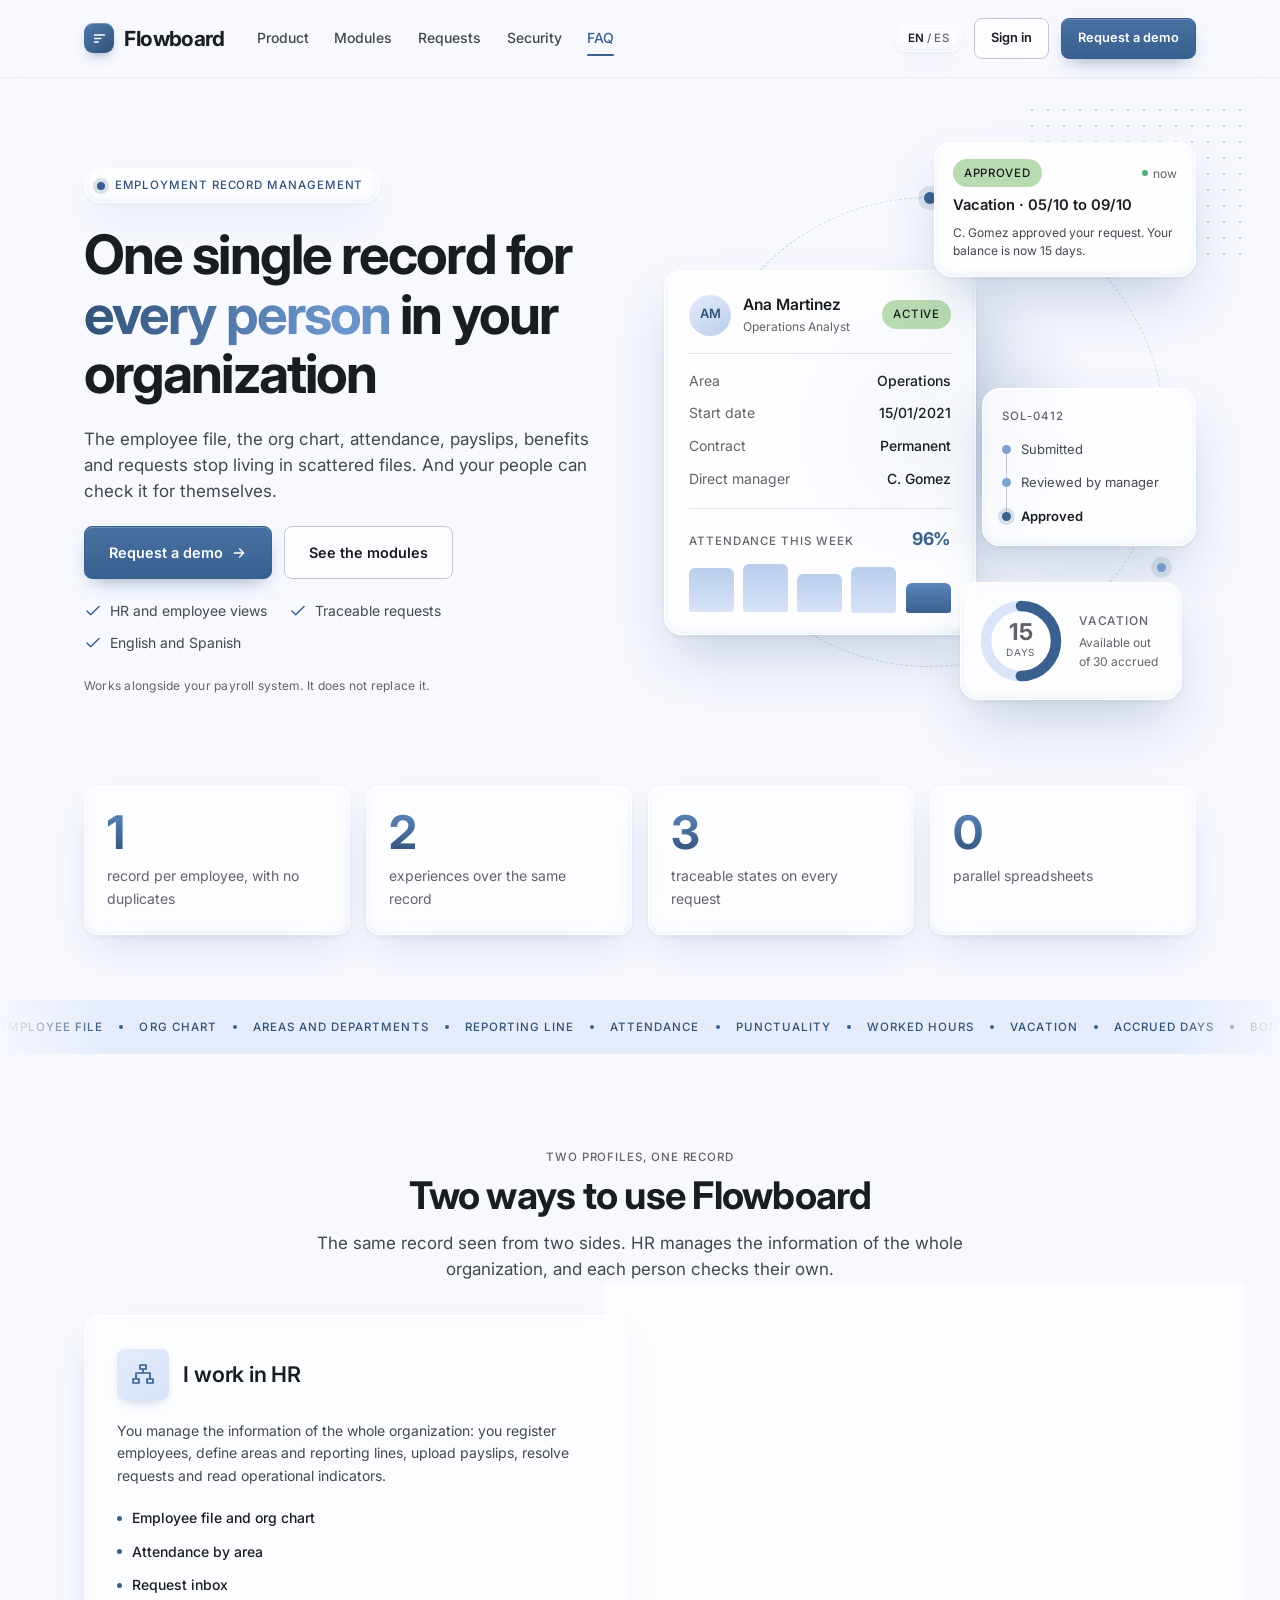
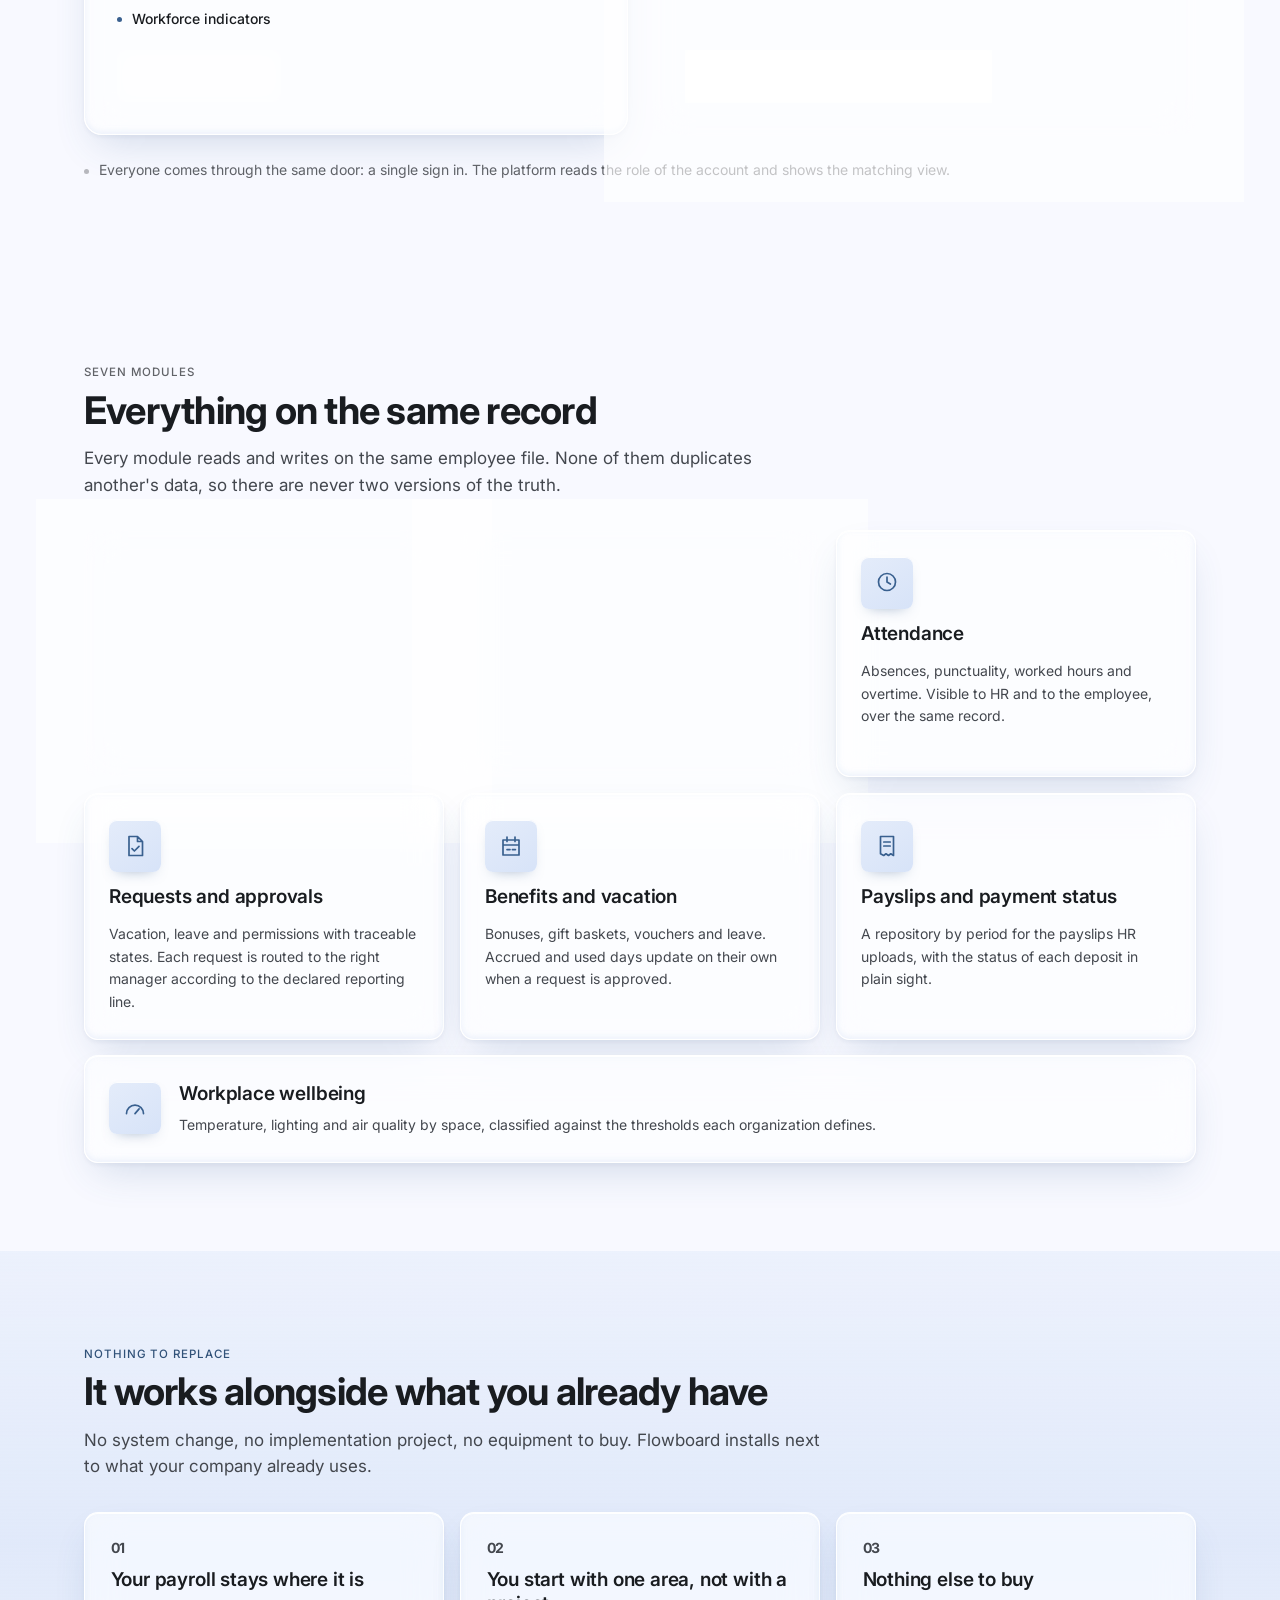
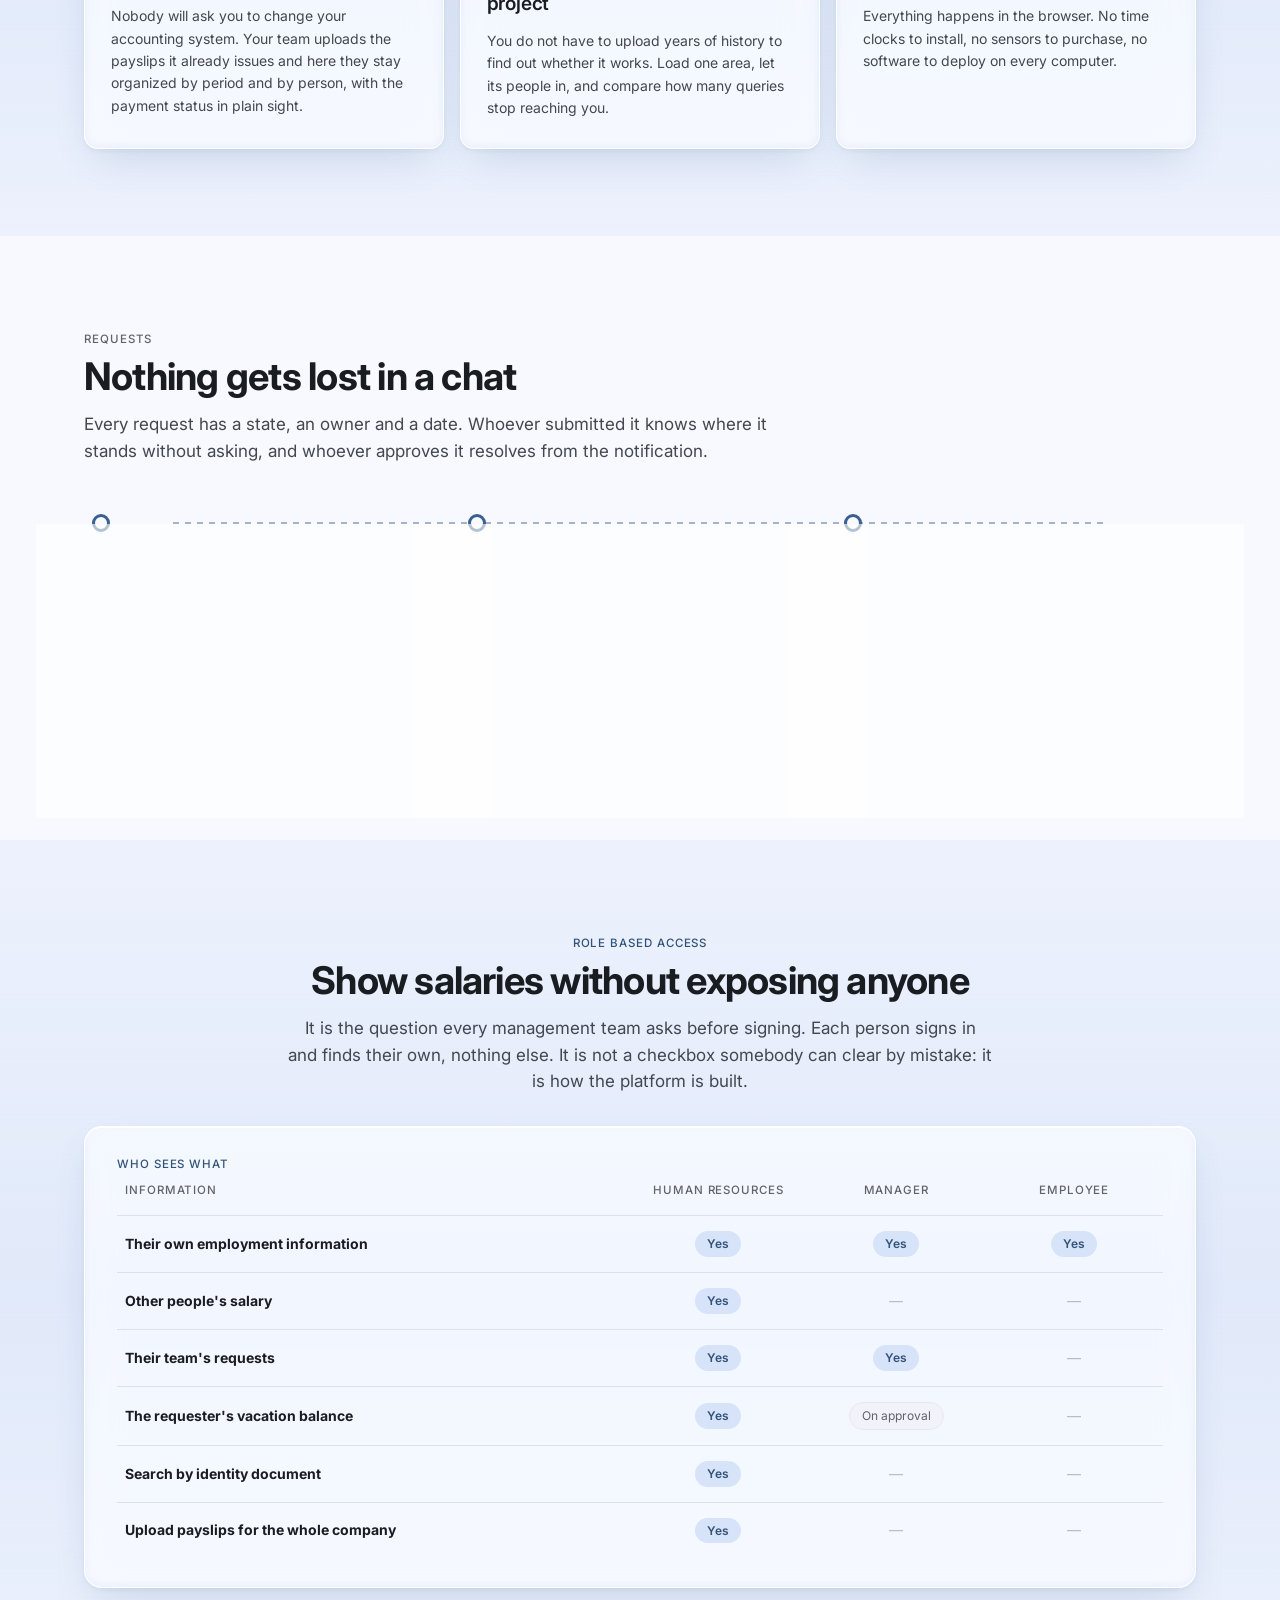
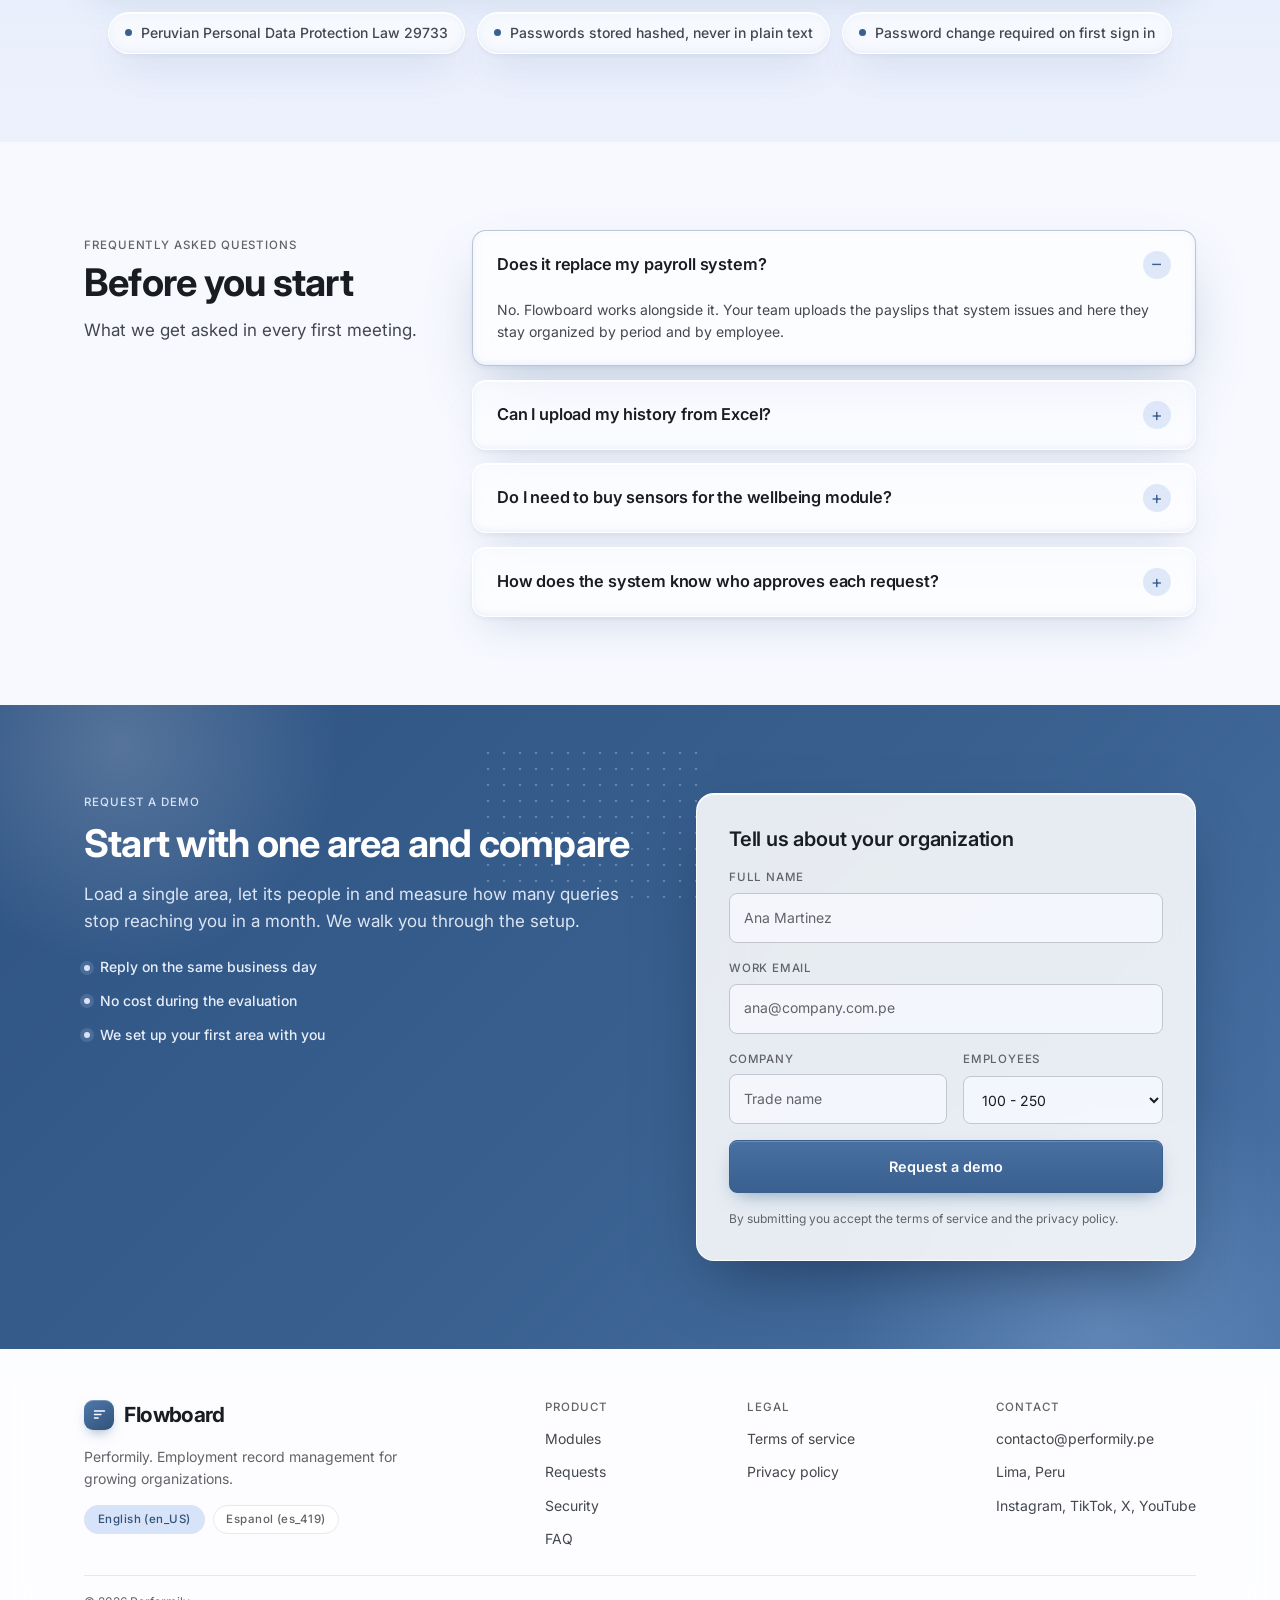
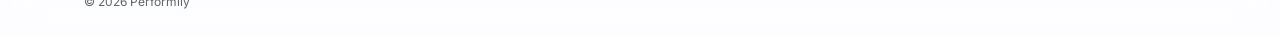
<file: index.html>
<!DOCTYPE html>
<html lang="en-US">
<head>
  <meta charset="UTF-8">
  <meta name="viewport" content="width=device-width, initial-scale=1">
  <title>Flowboard, HR management for growing organizations</title>
    <meta name="description" content="Flowboard centralises the employee file, the org chart, attendance, vacation balance, benefits, payslips and requests in one record, and lets every person check their own.">
  <meta name="keywords" content="human resources, employee management, attendance tracking, vacation balance, leave requests, employee self service, HRIS Peru, Flowboard">
  <meta name="author" content="Performily">
  <meta name="robots" content="index, follow">
  <meta property="og:type" content="website">
  <meta property="og:site_name" content="Flowboard">
  <meta property="og:title" content="Flowboard, HR management for growing organizations">
  <meta property="og:description" content="One single record for every person in your organization. The employee file, attendance, benefits, payslips and requests in one place.">
  <meta property="og:locale" content="en_US">
  <meta property="og:locale:alternate" content="es_419">
  <meta name="twitter:card" content="summary_large_image">
  <meta name="twitter:title" content="Flowboard, HR management for growing organizations">
  <meta name="twitter:description" content="One single record for every person in your organization.">
  <meta name="theme-color" content="#39608f">
  <link rel="preconnect" href="https://fonts.googleapis.com">
  <link rel="preconnect" href="https://fonts.gstatic.com" crossorigin>
  <link href="https://fonts.googleapis.com/css2?family=Inter:wght@400;500;600;700&display=swap" rel="stylesheet">
  <link rel="stylesheet" href="src/css/tokens.css">
  <link rel="stylesheet" href="src/css/styles.css">
  <link rel="stylesheet" href="src/css/animations.css">
  <script src="src/js/animations.js"></script>
</head>
<body>
  <a class="skip-link" href="#main" data-i18n="skip">Skip to main content</a>

  <header class="masthead" id="masthead">
    <div class="shell masthead__row">
      <a class="brand" href="#top" aria-label="Flowboard, home">
        <span class="brand__mark" aria-hidden="true">
          <svg viewBox="0 0 24 24"><path d="M5 7h14M5 12h9M5 17h5"/></svg>
        </span>
        <span>Flowboard</span>
      </a>

      <nav class="menu" id="menu" aria-label="Main navigation" data-open="false">
        <a href="#segments" data-i18n="nav.product">Product</a>
        <a href="#modules" data-i18n="nav.modules">Modules</a>
        <a href="#requests" data-i18n="nav.requests">Requests</a>
        <a href="#security" data-i18n="nav.security">Security</a>
        <a href="#faq" data-i18n="nav.faq">FAQ</a>
      </nav>

      <div class="masthead__actions">
        <button class="lang" type="button" data-lang-toggle aria-label="Change language">
          <span data-lang="en" aria-current="true">EN</span>
          <span aria-hidden="true">/</span>
          <span data-lang="es" aria-current="false">ES</span>
        </button>
        <a class="btn btn--sm" href="https://flowboard-web-application.vercel.app/login?returnUrl=%2Fhome" data-i18n="cta.signin">Sign in</a>
        <a class="btn btn--sm btn--primary" href="#start" data-i18n="cta.demo">Request a demo</a>
        <button class="burger" type="button" data-burger aria-expanded="false" aria-controls="menu" aria-label="Open menu">
          <span></span><span></span>
        </button>
      </div>
      <div class="progress" data-progress aria-hidden="true"></div>
    </div>
  </header>

  <main id="main">

    <section class="hero" id="top">
      <span class="dots hero__dots" aria-hidden="true"></span>
      <div class="shell hero__grid">
        <div class="hero__copy">
          <p class="tagline label" data-i18n="hero.tag">Employment record management</p>
          <h1 data-i18n="hero.title">One single record for <span class="strong">every person</span> in your organization</h1>
          <p class="lead" data-i18n="hero.text">The employee file, the org chart, attendance, payslips, benefits and requests stop living in scattered files. And your people can check it for themselves.</p>
          <div class="hero__actions">
            <a class="btn btn--primary" href="#start">
              <span data-i18n="cta.demo">Request a demo</span>
              <svg viewBox="0 0 24 24" aria-hidden="true"><path d="M5 12h14M13 6l6 6-6 6"/></svg>
            </a>
            <a class="btn" href="#modules" data-i18n="cta.modules">See the modules</a>
          </div>
          <ul class="hero__trust">
            <li><svg viewBox="0 0 24 24" aria-hidden="true"><path d="M20 6 9 17l-5-5"/></svg><span data-i18n="hero.trust.1">HR and employee views</span></li>
            <li><svg viewBox="0 0 24 24" aria-hidden="true"><path d="M20 6 9 17l-5-5"/></svg><span data-i18n="hero.trust.2">Traceable requests</span></li>
            <li><svg viewBox="0 0 24 24" aria-hidden="true"><path d="M20 6 9 17l-5-5"/></svg><span data-i18n="hero.trust.3">English and Spanish</span></li>
          </ul>
          <p class="hero__note" data-i18n="hero.note">Works alongside your payroll system. It does not replace it.</p>
        </div>

        <div class="hero__art" aria-hidden="true" data-parallax>
          <span class="hero__glow"></span>
          <span class="hero__ring"></span>

          <div class="float float--notif" data-depth="26">
            <article class="card card--strong notif">
              <div class="notif__row">
                <span class="chip chip--ok" data-i18n="req.3.chip">Approved</span>
                <span class="notif__time" data-i18n="hero.notif.time">now</span>
              </div>
              <strong data-i18n="hero.notif.title">Vacation &middot; 05/10 to 09/10</strong>
              <p data-i18n="hero.notif.body">C. Gomez approved your request. Your balance is now 15 days.</p>
            </article>
          </div>

          <div class="float float--record" data-depth="10">
            <article class="card card--strong record">
              <header class="record__head">
                <span class="avatar">AM</span>
                <div>
                  <p class="record__name">Ana Martinez</p>
                  <p class="record__role" data-i18n="hero.card.role">Operations Analyst</p>
                </div>
                <span class="chip chip--ok" data-i18n="hero.card.status">Active</span>
              </header>
              <hr>
              <dl class="record__list">
                <div><dt data-i18n="hero.card.area">Area</dt><dd data-i18n="hero.card.area.v">Operations</dd></div>
                <div><dt data-i18n="hero.card.start">Start date</dt><dd>15/01/2021</dd></div>
                <div><dt data-i18n="hero.card.contract">Contract</dt><dd data-i18n="hero.card.contract.v">Permanent</dd></div>
                <div><dt data-i18n="hero.card.manager">Direct manager</dt><dd>C. Gomez</dd></div>
              </dl>
              <div class="week">
                <div class="week__head">
                  <p class="label" data-i18n="hero.week">Attendance this week</p>
                  <strong>96%</strong>
                </div>
                <div class="week__bars">
                  <span style="--h:0.92"></span>
                  <span style="--h:1"></span>
                  <span style="--h:0.8"></span>
                  <span style="--h:0.95"></span>
                  <span class="is-today" style="--h:0.62"></span>
                </div>
              </div>
            </article>
          </div>

          <div class="float float--steps" data-depth="20">
            <article class="card card--strong steps-card">
              <p class="label">SOL-0412</p>
              <ul>
                <li class="is-done" data-i18n="hero.req.1">Submitted</li>
                <li class="is-done" data-i18n="hero.req.2">Reviewed by manager</li>
                <li class="is-current" data-i18n="hero.req.3">Approved</li>
              </ul>
            </article>
          </div>

          <div class="float float--gauge" data-depth="32">
            <article class="card card--strong gauge-card">
              <p class="label" data-i18n="hero.gauge.title">Vacation</p>
              <div class="gauge">
                <svg viewBox="0 0 96 96" width="96" height="96">
                  <circle class="gauge__track" cx="48" cy="48" r="40"></circle>
                  <circle class="gauge__arc" cx="48" cy="48" r="40" data-gauge-arc data-value="15" data-total="30"></circle>
                </svg>
                <p class="gauge__value"><strong data-count data-count-delay="900">15</strong><span data-i18n="hero.gauge.unit">days</span></p>
              </div>
              <p data-i18n="hero.gauge.foot">Available out of 30 accrued</p>
            </article>
          </div>
        </div>
      </div>
    </section>

    <section class="figures shell" aria-label="Product figures">
      <div class="figures__row">
        <div class="figure card"><strong data-count>1</strong><span data-i18n="fig.1">record per employee, with no duplicates</span></div>
        <div class="figure card"><strong data-count>2</strong><span data-i18n="fig.2">experiences over the same record</span></div>
        <div class="figure card"><strong data-count>3</strong><span data-i18n="fig.3">traceable states on every request</span></div>
        <div class="figure card"><strong data-count>0</strong><span data-i18n="fig.4">parallel spreadsheets</span></div>
      </div>
    </section>

    <section class="marquee" aria-label="What the platform manages">
      <div class="marquee__track">
        <span data-i18n="mq.1">Employee file</span><i></i><span data-i18n="mq.2">Org chart</span><i></i><span data-i18n="mq.3">Areas and departments</span><i></i><span data-i18n="mq.4">Reporting line</span><i></i><span data-i18n="mq.5">Attendance</span><i></i><span data-i18n="mq.6">Punctuality</span><i></i><span data-i18n="mq.7">Worked hours</span><i></i><span data-i18n="mq.8">Vacation</span><i></i><span data-i18n="mq.9">Accrued days</span><i></i><span data-i18n="mq.10">Bonuses</span><i></i><span data-i18n="mq.11">Gift baskets</span><i></i><span data-i18n="mq.12">Meal vouchers</span><i></i><span data-i18n="mq.13">Leave</span><i></i><span data-i18n="mq.14">Permissions</span><i></i><span data-i18n="mq.15">Approvals</span><i></i><span data-i18n="mq.16">Payslips</span><i></i>
        <span data-i18n="mq.1">Employee file</span><i></i><span data-i18n="mq.2">Org chart</span><i></i><span data-i18n="mq.3">Areas and departments</span><i></i><span data-i18n="mq.4">Reporting line</span><i></i><span data-i18n="mq.5">Attendance</span><i></i><span data-i18n="mq.6">Punctuality</span><i></i><span data-i18n="mq.7">Worked hours</span><i></i><span data-i18n="mq.8">Vacation</span><i></i><span data-i18n="mq.9">Accrued days</span><i></i><span data-i18n="mq.10">Bonuses</span><i></i><span data-i18n="mq.11">Gift baskets</span><i></i><span data-i18n="mq.12">Meal vouchers</span><i></i><span data-i18n="mq.13">Leave</span><i></i><span data-i18n="mq.14">Permissions</span><i></i><span data-i18n="mq.15">Approvals</span><i></i><span data-i18n="mq.16">Payslips</span><i></i>
      </div>
    </section>
    
    <section class="section segments" id="segments">
      <div class="shell">
        <div class="section-head section-head--center">
          <p class="label" data-i18n="seg.tag">Two profiles, one record</p>
          <h2 data-i18n="seg.title">Two ways to use Flowboard</h2>
          <p class="lead" data-i18n="seg.text">The same record seen from two sides. HR manages the information of the whole organization, and each person checks their own.</p>
        </div>

        <div class="segments__grid">
          <article class="card segment">
            <header class="segment__head">
              <span class="icon-tile" aria-hidden="true">
                <svg viewBox="0 0 24 24"><path d="M9 3h6v4H9zM2 17h6v4H2zM16 17h6v4h-6zM12 7v4M5 17v-6h14v6"/></svg>
              </span>
              <h3 data-i18n="seg.hr.title">I work in HR</h3>
            </header>
            <p class="segment__text" data-i18n="seg.hr.text">You manage the information of the whole organization: you register employees, define areas and reporting lines, upload payslips, resolve requests and read operational indicators.</p>
            <ul class="segment__list">
              <li data-i18n="seg.hr.1">Employee file and org chart</li>
              <li data-i18n="seg.hr.2">Attendance by area</li>
              <li data-i18n="seg.hr.3">Request inbox</li>
              <li data-i18n="seg.hr.4">Workforce indicators</li>
            </ul>
            <a class="btn btn--primary" href="#start" data-i18n="seg.hr.cta">Request a demo</a>
          </article>

          <article class="card segment">
            <header class="segment__head">
              <span class="icon-tile" aria-hidden="true">
                <svg viewBox="0 0 24 24"><circle cx="12" cy="8" r="3.6"/><path d="M4.6 20.6c0-3.9 3.3-6.2 7.4-6.2s7.4 2.3 7.4 6.2"/></svg>
              </span>
              <h3 data-i18n="seg.emp.title">I am an employee</h3>
            </header>
            <p class="segment__text" data-i18n="seg.emp.text">You check your file, your attendance, your vacation balance, your benefits and your payslips. You submit requests and follow their status. If you manage people, you also approve your team's.</p>
            <ul class="segment__list">
              <li data-i18n="seg.emp.1">My profile</li>
              <li data-i18n="seg.emp.2">My vacation balance</li>
              <li data-i18n="seg.emp.3">My payslips</li>
              <li data-i18n="seg.emp.4">My requests</li>
            </ul>
            <a class="btn" href="https://flowboard-web-application.vercel.app/login?returnUrl=%2Fhome" data-i18n="seg.emp.cta">We already use Flowboard, let me in</a>
          </article>
        </div>

        <p class="segments__note" data-i18n="seg.note">Everyone comes through the same door: a single sign in. The platform reads the role of the account and shows the matching view.</p>
      </div>
    </section>

    <section class="section" id="modules">
      <div class="shell">
        <div class="section-head">
          <p class="label" data-i18n="mod.tag">Seven modules</p>
          <h2 data-i18n="mod.title">Everything on the same record</h2>
          <p class="lead" data-i18n="mod.text">Every module reads and writes on the same employee file. None of them duplicates another's data, so there are never two versions of the truth.</p>
        </div>

        <div class="modules__grid">
          <article class="card module">
            <span class="icon-tile" aria-hidden="true"><svg viewBox="0 0 24 24"><path d="M9 3h6v4H9zM2 17h6v4H2zM16 17h6v4h-6zM12 7v4M5 17v-6h14v6"/></svg></span>
            <h3 data-i18n="mod.1.t">Employee file and org chart</h3>
            <p data-i18n="mod.1.d">Personal data, position, area, contract, status and document file. The reporting line between manager and employee is declared once and drives every approval.</p>
          </article>

          <article class="card module">
            <span class="icon-tile" aria-hidden="true"><svg viewBox="0 0 24 24"><circle cx="12" cy="8" r="3.6"/><path d="M4.6 20.6c0-3.9 3.3-6.2 7.4-6.2s7.4 2.3 7.4 6.2"/></svg></span>
            <h3 data-i18n="mod.2.t">Employee self service</h3>
            <p data-i18n="mod.2.d">Each person checks their own employment information without writing to anyone: profile, attendance, vacation balance, benefits and payslips.</p>
          </article>

          <article class="card module">
            <span class="icon-tile" aria-hidden="true"><svg viewBox="0 0 24 24"><circle cx="12" cy="12" r="8.5"/><path d="M12 7.2V12l3.4 2"/></svg></span>
            <h3 data-i18n="mod.3.t">Attendance</h3>
            <p data-i18n="mod.3.d">Absences, punctuality, worked hours and overtime. Visible to HR and to the employee, over the same record.</p>
          </article>

          <article class="card module">
            <span class="icon-tile" aria-hidden="true"><svg viewBox="0 0 24 24"><path d="M6 2.5h8.5l5 5v14H6zM14.5 2.5v5h5M9 14.6l2.4 2.4 4.6-4.6"/></svg></span>
            <h3 data-i18n="mod.4.t">Requests and approvals</h3>
            <p data-i18n="mod.4.d">Vacation, leave and permissions with traceable states. Each request is routed to the right manager according to the declared reporting line.</p>
          </article>

          <article class="card module">
            <span class="icon-tile" aria-hidden="true"><svg viewBox="0 0 24 24"><path d="M4 6h16v15H4zM4 11h16M8 3v4.4M16 3v4.4M8 15.6h3M13.4 15.6h3"/></svg></span>
            <h3 data-i18n="mod.5.t">Benefits and vacation</h3>
            <p data-i18n="mod.5.d">Bonuses, gift baskets, vouchers and leave. Accrued and used days update on their own when a request is approved.</p>
          </article>

          <article class="card module">
            <span class="icon-tile" aria-hidden="true"><svg viewBox="0 0 24 24"><path d="M5.5 2.5h13v19l-2.7-1.7-2.3 1.7-2.5-1.7-2.3 1.7-3.2-1.7zM8.8 8h6.4M8.8 12h6.4"/></svg></span>
            <h3 data-i18n="mod.6.t">Payslips and payment status</h3>
            <p data-i18n="mod.6.d">A repository by period for the payslips HR uploads, with the status of each deposit in plain sight.</p>
          </article>

          <article class="card module module--wide">
            <span class="icon-tile" aria-hidden="true"><svg viewBox="0 0 24 24"><path d="M3.5 17.6a8.5 8.5 0 0 1 17 0M12 17.6l4.1-4.7"/></svg></span>
            <div>
              <h3 data-i18n="mod.7.t">Workplace wellbeing</h3>
              <p data-i18n="mod.7.d">Temperature, lighting and air quality by space, classified against the thresholds each organization defines.</p>
            </div>
          </article>
        </div>
      </div>
    </section>

    <section class="section section--band" id="compatibility">
      <div class="shell">
        <div class="section-head">
          <p class="label" data-i18n="cmp.tag">Nothing to replace</p>
          <h2 data-i18n="cmp.title">It works alongside what you already have</h2>
          <p class="lead" data-i18n="cmp.text">No system change, no implementation project, no equipment to buy. Flowboard installs next to what your company already uses.</p>
        </div>

        <div class="compat__grid">
          <article class="card compat">
            <p class="compat__n">01</p>
            <h3 data-i18n="cmp.1.t">Your payroll stays where it is</h3>
            <p data-i18n="cmp.1.d">Nobody will ask you to change your accounting system. Your team uploads the payslips it already issues and here they stay organized by period and by person, with the payment status in plain sight.</p>
          </article>
          <article class="card compat">
            <p class="compat__n">02</p>
            <h3 data-i18n="cmp.2.t">You start with one area, not with a project</h3>
            <p data-i18n="cmp.2.d">You do not have to upload years of history to find out whether it works. Load one area, let its people in, and compare how many queries stop reaching you.</p>
          </article>
          <article class="card compat">
            <p class="compat__n">03</p>
            <h3 data-i18n="cmp.3.t">Nothing else to buy</h3>
            <p data-i18n="cmp.3.d">Everything happens in the browser. No time clocks to install, no sensors to purchase, no software to deploy on every computer.</p>
          </article>
        </div>
      </div>
    </section>


    <section class="section" id="requests">
      <div class="shell">
        <div class="section-head">
          <p class="label" data-i18n="req.tag">Requests</p>
          <h2 data-i18n="req.title">Nothing gets lost in a chat</h2>
          <p class="lead" data-i18n="req.text">Every request has a state, an owner and a date. Whoever submitted it knows where it stands without asking, and whoever approves it resolves from the notification.</p>
        </div>

        <div class="flow">
          <div class="flow__rail" aria-hidden="true"></div>
          <div class="flow__grid">
            <div>
              <div class="flow__dot" aria-hidden="true"></div>
              <article class="card stage">
                <div class="stage__top"><span class="stage__n">01</span><span class="chip chip--warn" data-i18n="req.1.chip">Pending</span></div>
                <h3 data-i18n="req.1.t">In progress</h3>
                <p data-i18n="req.1.d">The employee submits it. The system finds their direct manager in the org chart and assigns it to them.</p>
              </article>
            </div>
            <div>
              <div class="flow__dot" aria-hidden="true"></div>
              <article class="card stage">
                <div class="stage__top"><span class="stage__n">02</span><span class="chip chip--neutral" data-i18n="req.2.chip">Under review</span></div>
                <h3 data-i18n="req.2.t">Under review</h3>
                <p data-i18n="req.2.d">The approver asks for the missing information and the request goes back to the employee without losing its history.</p>
              </article>
            </div>
            <div>
              <div class="flow__dot" aria-hidden="true"></div>
              <article class="card stage">
                <div class="stage__top"><span class="stage__n">03</span><span class="chip chip--ok" data-i18n="req.3.chip">Approved</span></div>
                <h3 data-i18n="req.3.t">Approved or rejected</h3>
                <p data-i18n="req.3.d">It is resolved with a recorded reason. If it consumes balance, the vacation balance updates right away.</p>
              </article>
            </div>
          </div>
        </div>
      </div>
    </section>


    <section class="section section--band" id="security">
      <div class="shell">
        <div class="section-head section-head--center">
          <p class="label" data-i18n="sec.tag">Role based access</p>
          <h2 data-i18n="sec.title">Show salaries without exposing anyone</h2>
          <p class="lead" data-i18n="sec.text">It is the question every management team asks before signing. Each person signs in and finds their own, nothing else. It is not a checkbox somebody can clear by mistake: it is how the platform is built.</p>
        </div>

        <div class="card matrix">
          <table>
            <caption class="label" data-i18n="sec.caption">Who sees what</caption>
            <thead>
              <tr>
                <th scope="col" data-i18n="sec.col.0">Information</th>
                <th scope="col" data-i18n="sec.col.1">Human Resources</th>
                <th scope="col" data-i18n="sec.col.2">Manager</th>
                <th scope="col" data-i18n="sec.col.3">Employee</th>
              </tr>
            </thead>
            <tbody>
              <tr><th scope="row" data-i18n="sec.r1">Their own employment information</th><td><span class="yes" data-i18n="sec.yes">Yes</span></td><td><span class="yes" data-i18n="sec.yes">Yes</span></td><td><span class="yes" data-i18n="sec.yes">Yes</span></td></tr>
              <tr><th scope="row" data-i18n="sec.r2">Other people's salary</th><td><span class="yes" data-i18n="sec.yes">Yes</span></td><td><span class="no">&mdash;</span></td><td><span class="no">&mdash;</span></td></tr>
              <tr><th scope="row" data-i18n="sec.r3">Their team's requests</th><td><span class="yes" data-i18n="sec.yes">Yes</span></td><td><span class="yes" data-i18n="sec.yes">Yes</span></td><td><span class="no">&mdash;</span></td></tr>
              <tr><th scope="row" data-i18n="sec.r4">The requester's vacation balance</th><td><span class="yes" data-i18n="sec.yes">Yes</span></td><td><span class="cond" data-i18n="sec.cond">On approval</span></td><td><span class="no">&mdash;</span></td></tr>
              <tr><th scope="row" data-i18n="sec.r5">Search by identity document</th><td><span class="yes" data-i18n="sec.yes">Yes</span></td><td><span class="no">&mdash;</span></td><td><span class="no">&mdash;</span></td></tr>
              <tr><th scope="row" data-i18n="sec.r6">Upload payslips for the whole company</th><td><span class="yes" data-i18n="sec.yes">Yes</span></td><td><span class="no">&mdash;</span></td><td><span class="no">&mdash;</span></td></tr>
            </tbody>
          </table>
        </div>

        <div class="badges">
          <span class="badge" data-i18n="sec.b1">Peruvian Personal Data Protection Law 29733</span>
          <span class="badge" data-i18n="sec.b2">Passwords stored hashed, never in plain text</span>
          <span class="badge" data-i18n="sec.b3">Password change required on first sign in</span>
        </div>
      </div>
    </section>


    <section class="section" id="faq">
      <div class="shell faq__grid">
        <div class="section-head">
          <p class="label" data-i18n="faq.tag">Frequently asked questions</p>
          <h2 data-i18n="faq.title">Before you start</h2>
          <p class="lead" data-i18n="faq.text">What we get asked in every first meeting.</p>
        </div>

        <div class="faq__list">
          <article class="card faq__item">
            <h3><button class="faq__q" type="button" data-faq-question aria-expanded="true" aria-controls="faq-1" id="faq-q1" data-i18n="faq.q1">Does it replace my payroll system?</button></h3>
            <div class="faq__a" id="faq-1" role="region" aria-labelledby="faq-q1"><p data-i18n="faq.a1">No. Flowboard works alongside it. Your team uploads the payslips that system issues and here they stay organized by period and by employee.</p></div>
          </article>
          <article class="card faq__item">
            <h3><button class="faq__q" type="button" data-faq-question aria-expanded="false" aria-controls="faq-2" id="faq-q2" data-i18n="faq.q2">Can I upload my history from Excel?</button></h3>
            <div class="faq__a" id="faq-2" role="region" aria-labelledby="faq-q2" hidden><p data-i18n="faq.a2">In this version the initial load is manual. Bulk import is on the roadmap and we would rather not promise it too early.</p></div>
          </article>
          <article class="card faq__item">
            <h3><button class="faq__q" type="button" data-faq-question aria-expanded="false" aria-controls="faq-3" id="faq-q3" data-i18n="faq.q3">Do I need to buy sensors for the wellbeing module?</button></h3>
            <div class="faq__a" id="faq-3" role="region" aria-labelledby="faq-q3" hidden><p data-i18n="faq.a3">We neither sell them nor require them. The module classifies the readings recorded in the platform against the thresholds you define.</p></div>
          </article>
          <article class="card faq__item">
            <h3><button class="faq__q" type="button" data-faq-question aria-expanded="false" aria-controls="faq-4" id="faq-q4" data-i18n="faq.q4">How does the system know who approves each request?</button></h3>
            <div class="faq__a" id="faq-4" role="region" aria-labelledby="faq-q4" hidden><p data-i18n="faq.a4">From the org chart. You declare each employee's direct manager and requests route themselves.</p></div>
          </article>
        </div>
      </div>
    </section>



    <section class="section closing" id="start">
      <div class="closing__bg" aria-hidden="true"><span></span><span></span></div>
      <span class="dots closing__dots" aria-hidden="true"></span>
      <div class="shell closing__grid">
        <div class="closing__copy">
          <p class="label" data-i18n="end.tag">Request a demo</p>
          <h2 data-i18n="end.title">Start with one area and compare</h2>
          <p class="lead" data-i18n="end.text">Load a single area, let its people in and measure how many queries stop reaching you in a month. We walk you through the setup.</p>
          <ul class="closing__list">
            <li data-i18n="end.1">Reply on the same business day</li>
            <li data-i18n="end.2">No cost during the evaluation</li>
            <li data-i18n="end.3">We set up your first area with you</li>
          </ul>
        </div>

        <form class="form" data-demo-form novalidate>
          <h3 data-i18n="form.title">Tell us about your organization</h3>
          <div class="field">
            <label for="f-name" data-i18n="form.name">Full name</label>
            <input id="f-name" name="name" type="text" autocomplete="name" required placeholder="Ana Martinez" data-i18n-placeholder="form.name.ph">
          </div>
          <div class="field">
            <label for="f-email" data-i18n="form.email">Work email</label>
            <input id="f-email" name="email" type="email" autocomplete="email" required placeholder="ana@company.com.pe" data-i18n-placeholder="form.email.ph">
          </div>
          <div class="field--row">
            <div class="field">
              <label for="f-company" data-i18n="form.company">Company</label>
              <input id="f-company" name="company" type="text" autocomplete="organization" required placeholder="Trade name" data-i18n-placeholder="form.company.ph">
            </div>
            <div class="field">
              <label for="f-size" data-i18n="form.size">Employees</label>
              <select id="f-size" name="size">
                <option>50 - 100</option>
                <option selected>100 - 250</option>
                <option>250 - 500</option>
              </select>
            </div>
          </div>
          <button class="btn btn--primary btn--block" type="submit" data-i18n="cta.demo">Request a demo</button>
          <p class="form__status" data-form-status tabindex="-1" hidden data-i18n="form.sent">Thanks. We will get back to you on the next business day.</p>
          <p class="form__legal" data-i18n="form.legal">By submitting you accept the terms of service and the privacy policy.</p>
        </form>
      </div>
    </section>

  </main>

  <footer class="site-footer" id="contact">
    <div class="shell">
      <div class="site-footer__grid">
        <div class="site-footer__brand">
          <a class="brand" href="#top">
            <span class="brand__mark" aria-hidden="true">
              <svg viewBox="0 0 24 24"><path d="M5 7h14M5 12h9M5 17h5"/></svg>
            </span>
            <span>Flowboard</span>
          </a>
          <p class="muted" style="font-size:var(--t-sm)" data-i18n="footer.about">Performily. Employment record management for growing organizations.</p>
          <div class="lang-pills">
            <button class="lang-pill" type="button" data-lang="en" aria-pressed="true">English (en_US)</button>
            <button class="lang-pill" type="button" data-lang="es" aria-pressed="false">Espanol (es_419)</button>
          </div>
        </div>

        <nav class="site-footer__col" aria-label="Product">
          <p class="label" data-i18n="footer.product">Product</p>
          <a href="#modules" data-i18n="nav.modules">Modules</a>
          <a href="#requests" data-i18n="nav.requests">Requests</a>
          <a href="#security" data-i18n="nav.security">Security</a>
          <a href="#faq" data-i18n="nav.faq">FAQ</a>
        </nav>

        <nav class="site-footer__col" aria-label="Legal">
          <p class="label" data-i18n="footer.legal">Legal</p>
          <a href="terms.html" data-i18n="legal.terms">Terms of service</a>
          <a href="privacy.html" data-i18n="legal.privacy">Privacy policy</a>
        </nav>

        <div class="site-footer__col">
          <p class="label" data-i18n="footer.contact">Contact</p>
          <a href="mailto:contacto@performily.pe">contacto@performily.pe</a>
          <span style="font-size:var(--t-sm);color:var(--ink-2)">Lima, Peru</span>
          <span style="font-size:var(--t-sm);color:var(--ink-2)">Instagram, TikTok, X, YouTube</span>
        </div>
      </div>
      <p class="site-footer__base">&copy; 2026 Performily</p>
    </div>
  </footer>

  <script src="src/js/main.js" defer></script>
  <script src="src/js/translations.js"></script>
  <script src="src/js/i18n.js"></script>
</body>
</html>
</file>
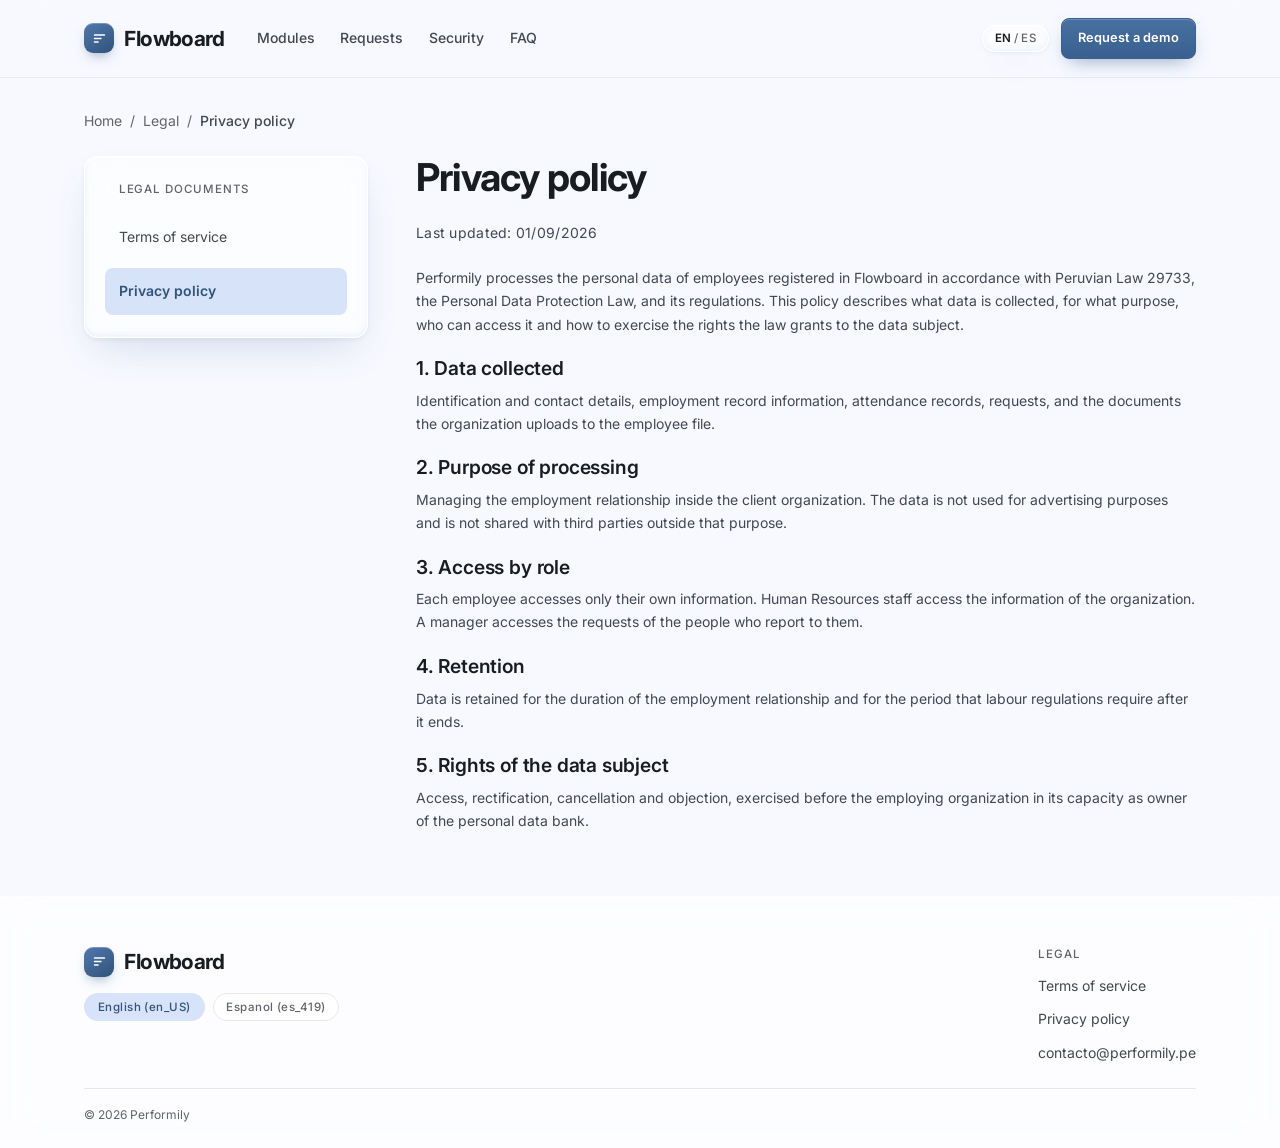
<file: privacy.html>
<!DOCTYPE html>
<html lang="en-US">
<head>
  <meta charset="UTF-8">
  <meta name="viewport" content="width=device-width, initial-scale=1">
  <title>Privacy policy | Flowboard</title>
  <meta name="description" content="How Performily processes employee personal data in Flowboard under Peruvian Law 29733.">
  <meta name="robots" content="index, follow">
  <link rel="preconnect" href="https://fonts.googleapis.com">
  <link rel="preconnect" href="https://fonts.gstatic.com" crossorigin>
  <link href="https://fonts.googleapis.com/css2?family=Inter:wght@400;500;600;700&display=swap" rel="stylesheet">
  <link rel="stylesheet" href="src/css/tokens.css">
  <link rel="stylesheet" href="src/css/styles.css">
</head>
<body>
  <a class="skip-link" href="#main" data-i18n="skip">Skip to main content</a>

  <header class="masthead">
    <div class="shell masthead__row">
      <a class="brand" href="index.html" aria-label="Flowboard, home">
        <span class="brand__mark" aria-hidden="true"><svg viewBox="0 0 24 24"><path d="M5 7h14M5 12h9M5 17h5"/></svg></span>
        <span>Flowboard</span>
      </a>
      <nav class="menu" id="menu" aria-label="Main navigation" data-open="false">
        <a href="index.html#modules" data-i18n="nav.modules">Modules</a>
        <a href="index.html#requests" data-i18n="nav.requests">Requests</a>
        <a href="index.html#security" data-i18n="nav.security">Security</a>
        <a href="index.html#faq" data-i18n="nav.faq">FAQ</a>
      </nav>
      <div class="masthead__actions">
        <button class="lang" type="button" data-lang-toggle aria-label="Change language">
          <span data-lang="en" aria-current="true">EN</span><span aria-hidden="true">/</span><span data-lang="es" aria-current="false">ES</span>
        </button>
        <a class="btn btn--sm btn--primary" href="index.html#start" data-i18n="cta.demo">Request a demo</a>
        <button class="burger" type="button" data-burger aria-expanded="false" aria-controls="menu" aria-label="Open menu"><span></span><span></span></button>
      </div>
    </div>
  </header>

  <main id="main" class="legal">
    <div class="shell">
      <nav class="breadcrumb" aria-label="Breadcrumb">
        <a href="index.html" data-i18n="legal.home">Home</a><span aria-hidden="true">/</span>
        <span data-i18n="legal.section">Legal</span><span aria-hidden="true">/</span>
        <span aria-current="page" data-i18n="legal.privacy">Privacy policy</span>
      </nav>

      <div class="legal__tabs">
        <a href="terms.html"  data-i18n="legal.terms">Terms of service</a>
        <a href="privacy.html" aria-current="page" data-i18n="legal.privacy">Privacy policy</a>
      </div>

      <div class="legal__grid">
        <nav class="card legal__nav" aria-label="Legal documents">
          <p class="label" data-i18n="legal.docs">Legal documents</p>
          <a href="terms.html"  data-i18n="legal.terms">Terms of service</a>
          <a href="privacy.html" aria-current="page" data-i18n="legal.privacy">Privacy policy</a>
        </nav>

        <article class="legal__doc">
          <h1 data-i18n="legal.privacy">Privacy policy</h1>
          <p class="legal__date" data-i18n="legal.updated">Last updated: 01/09/2026</p>
          <p class="lead" data-i18n="privacy.intro">Performily processes the personal data of employees registered in Flowboard in accordance with Peruvian Law 29733, the Personal Data Protection Law, and its regulations. This policy describes what data is collected, for what purpose, who can access it and how to exercise the rights the law grants to the data subject.</p>

          <section><h2 data-i18n="privacy.1.t">1. Data collected</h2><p data-i18n="privacy.1.d">Identification and contact details, employment record information, attendance records, requests, and the documents the organization uploads to the employee file.</p></section>
          <section><h2 data-i18n="privacy.2.t">2. Purpose of processing</h2><p data-i18n="privacy.2.d">Managing the employment relationship inside the client organization. The data is not used for advertising purposes and is not shared with third parties outside that purpose.</p></section>
          <section><h2 data-i18n="privacy.3.t">3. Access by role</h2><p data-i18n="privacy.3.d">Each employee accesses only their own information. Human Resources staff access the information of the organization. A manager accesses the requests of the people who report to them.</p></section>
          <section><h2 data-i18n="privacy.4.t">4. Retention</h2><p data-i18n="privacy.4.d">Data is retained for the duration of the employment relationship and for the period that labour regulations require after it ends.</p></section>
          <section><h2 data-i18n="privacy.5.t">5. Rights of the data subject</h2><p data-i18n="privacy.5.d">Access, rectification, cancellation and objection, exercised before the employing organization in its capacity as owner of the personal data bank.</p></section>
        </article>
      </div>
    </div>
  </main>

  <footer class="site-footer">
    <div class="shell">
      <div class="site-footer__grid">
        <div class="site-footer__brand">
          <a class="brand" href="index.html">
            <span class="brand__mark" aria-hidden="true"><svg viewBox="0 0 24 24"><path d="M5 7h14M5 12h9M5 17h5"/></svg></span>
            <span>Flowboard</span>
          </a>
          <div class="lang-pills">
            <button class="lang-pill" type="button" data-lang="en" aria-pressed="true">English (en_US)</button>
            <button class="lang-pill" type="button" data-lang="es" aria-pressed="false">Espanol (es_419)</button>
          </div>
        </div>
        <nav class="site-footer__col" aria-label="Legal">
          <p class="label" data-i18n="footer.legal">Legal</p>
          <a href="terms.html" data-i18n="legal.terms">Terms of service</a>
          <a href="privacy.html" data-i18n="legal.privacy">Privacy policy</a>
          <a href="mailto:contacto@performily.pe">contacto@performily.pe</a>
        </nav>
      </div>
      <p class="site-footer__base">&copy; 2026 Performily</p>
    </div>
  </footer>

  <script src="src/js/translations.js"></script>
  <script src="src/js/legal-i18n.js"></script>
  <script src="src/js/i18n.js"></script>
  <script src="src/js/main.js" defer></script>
</body>
</html>
</file>
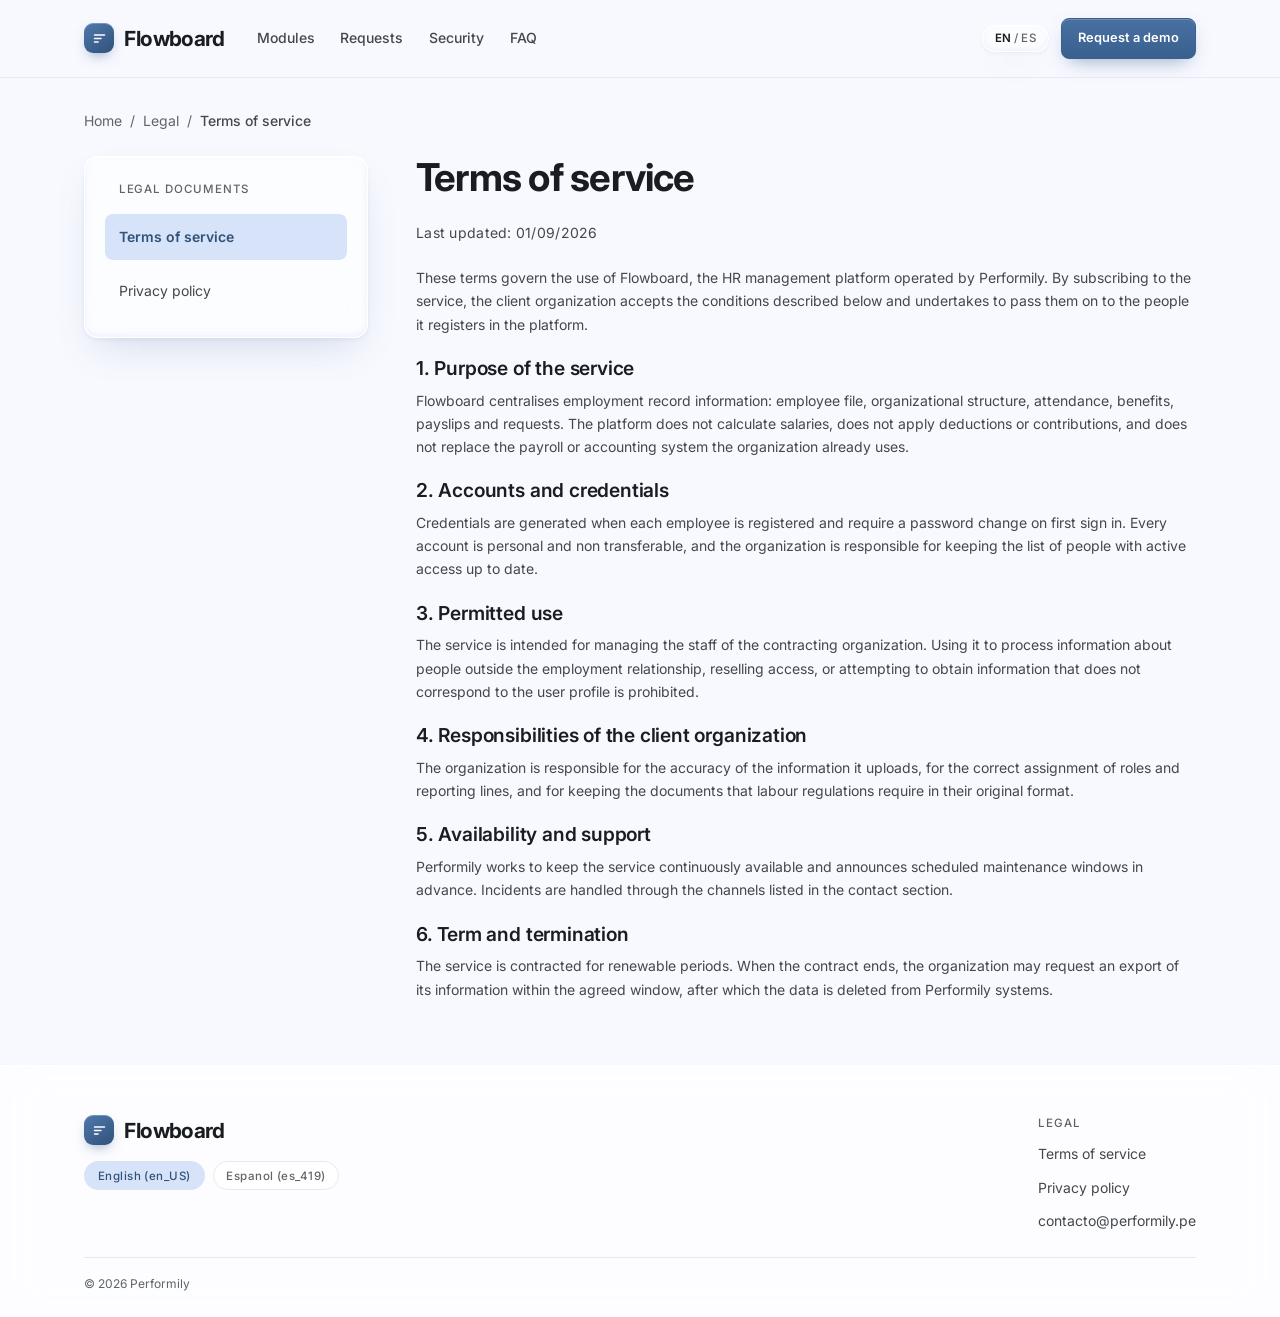
<file: terms.html>
<!DOCTYPE html>
<html lang="en-US">
<head>
  <meta charset="UTF-8">
  <meta name="viewport" content="width=device-width, initial-scale=1">
  <title>Terms of service | Flowboard</title>
  <meta name="description" content="Terms governing the use of Flowboard, the HR management platform by Performily.">
  <meta name="robots" content="index, follow">
  <link rel="preconnect" href="https://fonts.googleapis.com">
  <link rel="preconnect" href="https://fonts.gstatic.com" crossorigin>
  <link href="https://fonts.googleapis.com/css2?family=Inter:wght@400;500;600;700&display=swap" rel="stylesheet">
  <link rel="stylesheet" href="src/css/tokens.css">
  <link rel="stylesheet" href="src/css/styles.css">
</head>
<body>
  <a class="skip-link" href="#main" data-i18n="skip">Skip to main content</a>

  <header class="masthead">
    <div class="shell masthead__row">
      <a class="brand" href="index.html" aria-label="Flowboard, home">
        <span class="brand__mark" aria-hidden="true"><svg viewBox="0 0 24 24"><path d="M5 7h14M5 12h9M5 17h5"/></svg></span>
        <span>Flowboard</span>
      </a>
      <nav class="menu" id="menu" aria-label="Main navigation" data-open="false">
        <a href="index.html#modules" data-i18n="nav.modules">Modules</a>
        <a href="index.html#requests" data-i18n="nav.requests">Requests</a>
        <a href="index.html#security" data-i18n="nav.security">Security</a>
        <a href="index.html#faq" data-i18n="nav.faq">FAQ</a>
      </nav>
      <div class="masthead__actions">
        <button class="lang" type="button" data-lang-toggle aria-label="Change language">
          <span data-lang="en" aria-current="true">EN</span><span aria-hidden="true">/</span><span data-lang="es" aria-current="false">ES</span>
        </button>
        <a class="btn btn--sm btn--primary" href="index.html#start" data-i18n="cta.demo">Request a demo</a>
        <button class="burger" type="button" data-burger aria-expanded="false" aria-controls="menu" aria-label="Open menu"><span></span><span></span></button>
      </div>
    </div>
  </header>

  <main id="main" class="legal">
    <div class="shell">
      <nav class="breadcrumb" aria-label="Breadcrumb">
        <a href="index.html" data-i18n="legal.home">Home</a><span aria-hidden="true">/</span>
        <span data-i18n="legal.section">Legal</span><span aria-hidden="true">/</span>
        <span aria-current="page" data-i18n="legal.terms">Terms of service</span>
      </nav>

      <div class="legal__tabs">
        <a href="terms.html" aria-current="page" data-i18n="legal.terms">Terms of service</a>
        <a href="privacy.html"  data-i18n="legal.privacy">Privacy policy</a>
      </div>

      <div class="legal__grid">
        <nav class="card legal__nav" aria-label="Legal documents">
          <p class="label" data-i18n="legal.docs">Legal documents</p>
          <a href="terms.html" aria-current="page" data-i18n="legal.terms">Terms of service</a>
          <a href="privacy.html"  data-i18n="legal.privacy">Privacy policy</a>
        </nav>

        <article class="legal__doc">
          <h1 data-i18n="legal.terms">Terms of service</h1>
          <p class="legal__date" data-i18n="legal.updated">Last updated: 01/09/2026</p>
          <p class="lead" data-i18n="terms.intro">These terms govern the use of Flowboard, the HR management platform operated by Performily. By subscribing to the service, the client organization accepts the conditions described below and undertakes to pass them on to the people it registers in the platform.</p>

          <section><h2 data-i18n="terms.1.t">1. Purpose of the service</h2><p data-i18n="terms.1.d">Flowboard centralises employment record information: employee file, organizational structure, attendance, benefits, payslips and requests. The platform does not calculate salaries, does not apply deductions or contributions, and does not replace the payroll or accounting system the organization already uses.</p></section>
          <section><h2 data-i18n="terms.2.t">2. Accounts and credentials</h2><p data-i18n="terms.2.d">Credentials are generated when each employee is registered and require a password change on first sign in. Every account is personal and non transferable, and the organization is responsible for keeping the list of people with active access up to date.</p></section>
          <section><h2 data-i18n="terms.3.t">3. Permitted use</h2><p data-i18n="terms.3.d">The service is intended for managing the staff of the contracting organization. Using it to process information about people outside the employment relationship, reselling access, or attempting to obtain information that does not correspond to the user profile is prohibited.</p></section>
          <section><h2 data-i18n="terms.4.t">4. Responsibilities of the client organization</h2><p data-i18n="terms.4.d">The organization is responsible for the accuracy of the information it uploads, for the correct assignment of roles and reporting lines, and for keeping the documents that labour regulations require in their original format.</p></section>
          <section><h2 data-i18n="terms.5.t">5. Availability and support</h2><p data-i18n="terms.5.d">Performily works to keep the service continuously available and announces scheduled maintenance windows in advance. Incidents are handled through the channels listed in the contact section.</p></section>
          <section><h2 data-i18n="terms.6.t">6. Term and termination</h2><p data-i18n="terms.6.d">The service is contracted for renewable periods. When the contract ends, the organization may request an export of its information within the agreed window, after which the data is deleted from Performily systems.</p></section>
        </article>
      </div>
    </div>
  </main>

  <footer class="site-footer">
    <div class="shell">
      <div class="site-footer__grid">
        <div class="site-footer__brand">
          <a class="brand" href="index.html">
            <span class="brand__mark" aria-hidden="true"><svg viewBox="0 0 24 24"><path d="M5 7h14M5 12h9M5 17h5"/></svg></span>
            <span>Flowboard</span>
          </a>
          <div class="lang-pills">
            <button class="lang-pill" type="button" data-lang="en" aria-pressed="true">English (en_US)</button>
            <button class="lang-pill" type="button" data-lang="es" aria-pressed="false">Espanol (es_419)</button>
          </div>
        </div>
        <nav class="site-footer__col" aria-label="Legal">
          <p class="label" data-i18n="footer.legal">Legal</p>
          <a href="terms.html" data-i18n="legal.terms">Terms of service</a>
          <a href="privacy.html" data-i18n="legal.privacy">Privacy policy</a>
          <a href="mailto:contacto@performily.pe">contacto@performily.pe</a>
        </nav>
      </div>
      <p class="site-footer__base">&copy; 2026 Performily</p>
    </div>
  </footer>

  <script src="src/js/translations.js"></script>
  <script src="src/js/legal-i18n.js"></script>
  <script src="src/js/i18n.js"></script>
  <script src="src/js/main.js" defer></script>
</body>
</html>
</file>
<file: src/css/tokens.css>
:root {
  --primary: #39608f;
  --primary-hover: #4f6f98;
  --primary-press: #315279;
  --lavender: #d7e3f8;
  --tint: #f2f3fa;

  --paper: #f8f9ff;
  --card: #ffffff;

  --ink: #191c20;
  --ink-2: #43474e;
  --ink-3: #616368;
  --on-dark: #ffffff;
  --on-dark-2: #dce5f3;

  --hair: #e7e8ee;
  --line: #c3c6cf;
  --line-2: #b7b8be;
  --focus: #5979a3;

  --ok: #b9dbb1;
  --warn: #f3c577;
  --bad: #ffcbc5;

  --font: "Inter", system-ui, -apple-system, "Segoe UI", Roboto, sans-serif;

  --t-display: clamp(2.4rem, 5.2vw, 3.55rem);
  --t-h2: clamp(1.72rem, 3.2vw, 2.38rem);
  --t-h3: 1.1875rem;
  --t-lg: 1.0625rem;
  --t-md: 1rem;
  --t-sm: 0.875rem;
  --t-xs: 0.75rem;
  --t-label: 0.72rem;

  --s-1: 0.5rem;
  --s-2: 1rem;
  --s-3: 1.5rem;
  --s-4: 2rem;
  --s-5: 3rem;
  --s-6: 4rem;
  --s-7: 5.5rem;

  --r-sm: 0.5rem;
  --r-md: 0.875rem;
  --r-lg: 1.125rem;
  --r-pill: 999px;

  --e-1: 0 6px 18px rgba(16, 23, 38, 0.05);
  --e-2: 0 8px 24px rgba(16, 23, 38, 0.07);
  --e-3: 0 14px 40px rgba(16, 23, 38, 0.16);

  --shell: 1160px;
  --gutter: 1.5rem;

  --glass-bg: rgba(255, 255, 255, 0.62);
  --glass-bg-strong: rgba(255, 255, 255, 0.82);
  --glass-border: rgba(255, 255, 255, 0.9);
  --glass-blur: 18px;
  --glass-shadow:
    inset 0 1px 0 rgba(255, 255, 255, 0.95),
    inset 0 -2px 6px rgba(214, 227, 247, 0.45),
    0 2px 4px rgba(26, 46, 77, 0.05),
    0 18px 40px -12px rgba(57, 96, 143, 0.2);
  --glass-shadow-strong:
    inset 0 1px 0 rgba(255, 255, 255, 0.95),
    inset 0 -2px 6px rgba(214, 227, 247, 0.5),
    0 2px 4px rgba(26, 46, 77, 0.06),
    0 28px 56px -10px rgba(57, 96, 143, 0.28);

  --ease-out: cubic-bezier(0.2, 0.7, 0.2, 1);
  --ease-spring: cubic-bezier(0.34, 1.56, 0.64, 1);
}
</file>
<file: src/css/styles.css>
*,
*::before,
*::after { box-sizing: border-box; }

html { scroll-behavior: smooth; }

body {
  margin: 0;
  background: var(--paper);
  color: var(--ink);
  font-family: var(--font);
  font-size: var(--t-md);
  line-height: 1.6;
  -webkit-font-smoothing: antialiased;
  overflow-x: hidden;
}

h1, h2, h3, h4 { margin: 0; font-weight: 700; letter-spacing: -0.02em; line-height: 1.1; }
h1 { font-size: var(--t-display); }
h2 { font-size: var(--t-h2); }
h3 { font-size: var(--t-h3); font-weight: 600; letter-spacing: -0.01em; line-height: 1.3; }
p { margin: 0; }
ul { margin: 0; padding: 0; list-style: none; }
img, svg { display: block; max-width: 100%; }
a { color: inherit; text-decoration: none; }

.shell {
  width: 100%;
  max-width: var(--shell);
  margin-inline: auto;
  padding-inline: var(--gutter);
}

.dots {
  position: absolute;
  width: 224px;
  height: 160px;
  background-image: radial-gradient(rgba(57, 96, 143, 0.28) 1.5px, transparent 1.5px);
  background-size: 16px 16px;
  pointer-events: none;
}

.label {
  font-size: var(--t-label);
  font-weight: 500;
  letter-spacing: 0.08em;
  text-transform: uppercase;
  color: var(--ink-3);
}

.lead { font-size: var(--t-lg); color: var(--ink-2); line-height: 1.55; }
.muted { color: var(--ink-3); }
.strong { color: var(--primary); }

.section { position: relative; padding-block: var(--s-7); }
.section--band {
  background: linear-gradient(180deg, rgba(215, 227, 248, 0.35), rgba(215, 227, 248, 0.7) 50%, rgba(215, 227, 248, 0.35));
}
.section--band .label { color: var(--primary-press); }
.section-head { display: grid; gap: var(--s-1); max-width: 46rem; }
.section-head p { margin-top: 0.35rem; }
.section-head--center { max-width: 44rem; margin-inline: auto; text-align: center; }

.card {
  position: relative;
  isolation: isolate;
  background: var(--glass-bg);
  border: 1px solid var(--glass-border);
  border-radius: var(--r-md);
  box-shadow: var(--glass-shadow);
  -webkit-backdrop-filter: blur(var(--glass-blur)) saturate(150%);
  backdrop-filter: blur(var(--glass-blur)) saturate(150%);
}
.card--strong { background: var(--glass-bg-strong); box-shadow: var(--glass-shadow-strong); }

@supports not ((backdrop-filter: blur(1px)) or (-webkit-backdrop-filter: blur(1px))) {
  .card { background: var(--glass-bg-strong); }
}

.btn {
  display: inline-flex;
  align-items: center;
  justify-content: center;
  gap: 0.5rem;
  padding: 0.85rem 1.5rem;
  border: 1px solid var(--line);
  border-radius: var(--r-sm);
  background: rgba(255, 255, 255, 0.7);
  color: var(--ink);
  font: inherit;
  font-size: 0.9rem;
  font-weight: 600;
  cursor: pointer;
  -webkit-backdrop-filter: blur(10px);
  backdrop-filter: blur(10px);
  transition: background-color 0.16s ease, border-color 0.16s ease, transform 0.16s ease, box-shadow 0.2s ease;
}
.btn:hover { border-color: var(--line-2); transform: translateY(-1px); }
.btn--primary {
  background: linear-gradient(180deg, #4870a1, var(--primary));
  border-color: var(--primary);
  color: var(--on-dark);
  box-shadow: 0 8px 20px -8px rgba(57, 96, 143, 0.6), inset 0 1px 0 rgba(255, 255, 255, 0.2);
}
.btn--primary:hover { background: var(--primary-hover); border-color: var(--primary-hover); box-shadow: 0 12px 26px -8px rgba(57, 96, 143, 0.7); }
.btn--sm { padding: 0.6rem 1rem; font-size: 0.8rem; }
.btn--block { width: 100%; }
.btn--ghost { background: transparent; border-color: rgba(255, 255, 255, 0.55); color: var(--on-dark); }
.btn--ghost:hover { border-color: var(--on-dark); }
.btn svg { width: 16px; height: 16px; stroke: currentColor; fill: none; stroke-width: 2; stroke-linecap: round; stroke-linejoin: round; }

.chip {
  display: inline-flex;
  align-items: center;
  padding: 0.25rem 0.65rem;
  border-radius: var(--r-pill);
  background: var(--tint);
  border: 1px solid var(--hair);
  font-size: var(--t-label);
  font-weight: 500;
  letter-spacing: 0.06em;
  text-transform: uppercase;
  color: var(--ink);
  white-space: nowrap;
}
.chip--ok { background: var(--ok); border-color: transparent; }
.chip--warn { background: var(--warn); border-color: transparent; }
.chip--neutral { background: #c1c7d3; border-color: transparent; }

.icon-tile {
  display: grid;
  place-items: center;
  width: 52px;
  height: 52px;
  border-radius: var(--r-sm);
  background: linear-gradient(145deg, #e4ecfa, var(--lavender));
  box-shadow: inset 0 1px 0 rgba(255, 255, 255, 0.9), 0 6px 14px -8px rgba(57, 96, 143, 0.5);
  color: var(--primary);
  flex: none;
}
.icon-tile svg { width: 24px; height: 24px; stroke: currentColor; fill: none; stroke-width: 1.7; stroke-linecap: round; stroke-linejoin: round; }

.skip-link {
  position: absolute;
  left: 1rem;
  top: -4rem;
  z-index: 100;
  padding: 0.6rem 1rem;
  background: var(--card);
  border: 2px solid var(--ink);
  border-radius: var(--r-sm);
  font-size: var(--t-sm);
  font-weight: 600;
  transition: top 0.18s ease;
}
.skip-link:focus { top: 1rem; }

.masthead {
  position: sticky;
  top: 0;
  z-index: 40;
  background: rgba(248, 249, 255, 0.72);
  -webkit-backdrop-filter: blur(20px) saturate(160%);
  backdrop-filter: blur(20px) saturate(160%);
  border-bottom: 1px solid rgba(231, 232, 238, 0.8);
  transition: box-shadow 0.25s ease, background-color 0.25s ease;
}
.masthead.is-scrolled {
  background: rgba(255, 255, 255, 0.8);
  box-shadow: 0 10px 30px -14px rgba(26, 46, 77, 0.25);
}
.masthead__row {
  position: relative;
  display: flex;
  align-items: center;
  gap: var(--s-3);
  padding-block: 1.1rem;
}
.brand { display: inline-flex; align-items: center; gap: 0.65rem; font-size: 1.3rem; font-weight: 700; letter-spacing: -0.03em; }
.brand__mark {
  width: 30px;
  height: 30px;
  border-radius: 9px;
  background: linear-gradient(145deg, #4f79ad, var(--primary-press));
  box-shadow: 0 6px 14px -6px rgba(57, 96, 143, 0.7), inset 0 1px 0 rgba(255, 255, 255, 0.25);
  display: grid;
  place-items: center;
  flex: none;
}
.brand__mark svg { width: 17px; height: 17px; stroke: #fff; stroke-width: 2.2; stroke-linecap: round; fill: none; }

.menu { display: flex; gap: 1.6rem; margin-left: 0.5rem; }
.menu a { position: relative; font-size: var(--t-sm); font-weight: 500; color: var(--ink-2); transition: color 0.2s ease; }
.menu a::after {
  content: "";
  position: absolute;
  left: 0;
  right: 0;
  bottom: -6px;
  height: 2px;
  border-radius: 2px;
  background: var(--primary);
  transform: scaleX(0);
  transform-origin: left center;
  transition: transform 0.3s var(--ease-out);
}
.menu a:hover,
.menu a.is-active { color: var(--primary); }
.menu a:hover::after,
.menu a.is-active::after { transform: scaleX(1); }

.masthead__actions { display: flex; align-items: center; gap: 0.75rem; margin-left: auto; }

.lang {
  display: inline-flex;
  align-items: center;
  gap: 0.15rem;
  padding: 0.35rem 0.7rem;
  border: 1px solid var(--glass-border);
  border-radius: var(--r-pill);
  background: var(--glass-bg);
  box-shadow: var(--glass-shadow);
  font-size: var(--t-label);
  letter-spacing: 0.06em;
  font-weight: 500;
  color: var(--ink-3);
  cursor: pointer;
  font-family: inherit;
}
.lang [aria-current="true"] { color: var(--ink); font-weight: 600; }

.burger { display: none; width: 42px; height: 42px; border: 1px solid var(--line); border-radius: var(--r-sm); background: rgba(255, 255, 255, 0.7); cursor: pointer; }
.burger span { display: block; width: 16px; height: 2px; margin: 3px auto; background: var(--ink-2); border-radius: 2px; transition: transform 0.25s var(--ease-out); }
.burger[aria-expanded="true"] span:first-child { transform: translateY(2.5px) rotate(45deg); }
.burger[aria-expanded="true"] span:last-child { transform: translateY(-2.5px) rotate(-45deg); }

.progress {
  position: absolute;
  left: 0;
  bottom: -1px;
  height: 2px;
  width: 0;
  background: linear-gradient(90deg, var(--primary), #7fa3d1);
  box-shadow: 0 0 10px rgba(57, 96, 143, 0.5);
}

.site-footer {
  background: rgba(255, 255, 255, 0.7);
  -webkit-backdrop-filter: blur(20px);
  backdrop-filter: blur(20px);
  border-top: 1px solid var(--glass-border);
  padding-block: var(--s-5) var(--s-3);
}
.site-footer__grid { display: flex; flex-wrap: wrap; gap: var(--s-4); justify-content: space-between; }
.site-footer__brand { max-width: 20rem; display: grid; gap: 0.9rem; align-content: start; }
.site-footer__col { display: grid; gap: 0.7rem; align-content: start; }
.site-footer__col a { font-size: var(--t-sm); color: var(--ink-2); transition: color 0.2s ease; }
.site-footer__col a:hover { color: var(--primary); }
.lang-pills { display: flex; gap: 0.5rem; }
.lang-pill { padding: 0.4rem 0.8rem; border: 1px solid var(--hair); border-radius: var(--r-pill); background: rgba(255, 255, 255, 0.7); font-size: var(--t-label); font-weight: 500; letter-spacing: 0.04em; color: var(--ink-3); cursor: pointer; font-family: inherit; }
.lang-pill[aria-pressed="true"] { background: var(--lavender); border-color: transparent; color: var(--primary-press); }
.site-footer__base { margin-top: var(--s-3); padding-top: var(--s-2); border-top: 1px solid var(--hair); font-size: var(--t-xs); color: var(--ink-3); }

.hero { position: relative; padding-block: var(--s-6) var(--s-6); }
.hero__dots { top: 24px; right: 32px; }
.hero__dots--left { top: auto; right: auto; bottom: 24px; left: -40px; }
.hero__grid { position: relative; display: grid; grid-template-columns: 1fr 1fr; gap: var(--s-5); align-items: center; }
.hero__copy { display: grid; gap: 1.35rem; max-width: 36rem; }

.tagline {
  display: inline-flex;
  align-items: center;
  gap: 0.6rem;
  justify-self: start;
  padding: 0.45rem 0.95rem 0.45rem 0.75rem;
  border: 1px solid var(--glass-border);
  border-radius: var(--r-pill);
  background: var(--glass-bg);
  box-shadow: var(--glass-shadow);
  -webkit-backdrop-filter: blur(12px);
  backdrop-filter: blur(12px);
  color: var(--primary-press);
}
.tagline::before {
  content: "";
  width: 8px;
  height: 8px;
  border-radius: 50%;
  background: var(--primary);
  box-shadow: 0 0 0 4px rgba(57, 96, 143, 0.18);
}

.hero h1 { font-size: clamp(2.4rem, 4.6vw, 3.4rem); letter-spacing: -0.035em; }
.hero h1 .strong {
  background: linear-gradient(90deg, var(--primary-press), #6d97cc, var(--primary), var(--primary-press));
  background-size: 250% auto;
  -webkit-background-clip: text;
  background-clip: text;
  color: transparent;
}

.hero__actions { display: flex; flex-wrap: wrap; gap: 0.75rem; }
.hero__trust { display: flex; flex-wrap: wrap; gap: 0.6rem 1.4rem; }
.hero__trust li { display: inline-flex; align-items: center; gap: 0.5rem; font-size: var(--t-sm); color: var(--ink-2); }
.hero__trust svg { width: 18px; height: 18px; stroke: var(--primary); fill: none; stroke-width: 2; stroke-linecap: round; stroke-linejoin: round; flex: none; }
.hero__note { font-size: var(--t-xs); letter-spacing: 0.02em; color: var(--ink-3); }

.hero__art { position: relative; height: 580px; }
.hero__ring {
  position: absolute;
  top: 50%;
  left: 50%;
  width: 470px;
  height: 470px;
  margin: -235px 0 0 -235px;
  border: 1.5px dashed rgba(57, 96, 143, 0.22);
  border-radius: 50%;
  pointer-events: none;
}
.hero__ring::before,
.hero__ring::after {
  content: "";
  position: absolute;
  width: 12px;
  height: 12px;
  border-radius: 50%;
  background: var(--primary);
  box-shadow: 0 0 0 6px rgba(57, 96, 143, 0.15);
}
.hero__ring::before { top: -6px; left: calc(50% - 6px); }
.hero__ring::after { bottom: 20%; right: -2px; width: 9px; height: 9px; background: #7fa3d1; }

.hero__glow {
  position: absolute;
  top: 50%;
  left: 50%;
  width: 360px;
  height: 360px;
  margin: -180px 0 0 -180px;
  border-radius: 50%;
  background: radial-gradient(circle, rgba(57, 96, 143, 0.28), transparent 65%);
  filter: blur(10px);
  pointer-events: none;
}

.float { position: absolute; transition: transform 0.5s var(--ease-out); }
.float > .card { border-radius: var(--r-lg); box-shadow: var(--glass-shadow-strong); }
.float--notif { top: 0; right: 0; width: 262px; z-index: 3; }
.float--record { top: 128px; left: 0; width: 312px; z-index: 1; }
.float--steps { top: 246px; right: 0; width: 214px; z-index: 2; }
.float--gauge { top: 440px; right: 14px; width: 222px; z-index: 2; }

.notif { padding: 1rem 1.1rem; display: grid; gap: 0.4rem; }
.notif__row { display: flex; align-items: center; justify-content: space-between; gap: 0.5rem; }
.notif__time { display: inline-flex; align-items: center; gap: 0.35rem; font-size: var(--t-xs); color: var(--ink-3); }
.notif__time::before { content: ""; width: 6px; height: 6px; border-radius: 50%; background: #4caf7d; }
.notif strong { font-size: 0.92rem; font-weight: 600; }
.notif p { font-size: var(--t-xs); color: var(--ink-2); line-height: 1.5; }

.record { padding: 1.35rem 1.5rem; }
.record__head { display: flex; align-items: center; gap: 0.75rem; }
.avatar {
  width: 42px;
  height: 42px;
  border-radius: 50%;
  background: linear-gradient(145deg, #e4ecfa, #b9cdec);
  color: var(--primary-press);
  display: grid;
  place-items: center;
  font-size: 0.8rem;
  font-weight: 600;
  flex: none;
  box-shadow: inset 0 1px 0 rgba(255, 255, 255, 0.9);
}
.record__name { font-size: 0.97rem; font-weight: 600; }
.record__role { font-size: var(--t-xs); color: var(--ink-3); }
.record__head .chip { margin-left: auto; }
.record hr { border: 0; border-top: 1px solid rgba(195, 198, 207, 0.5); margin-block: 1rem; }
.record__list { display: grid; gap: 0.65rem; margin: 0; }
.record__list div { display: flex; justify-content: space-between; gap: 1rem; font-size: var(--t-sm); }
.record__list dt { color: var(--ink-3); }
.record__list dd { margin: 0; font-weight: 500; text-align: right; }

.week { margin-top: 1.1rem; padding-top: 1rem; border-top: 1px solid rgba(195, 198, 207, 0.5); display: grid; gap: 0.7rem; }
.week__head { display: flex; align-items: baseline; justify-content: space-between; }
.week__head strong { font-size: 1.1rem; letter-spacing: -0.02em; color: var(--primary); }
.week__bars { display: grid; grid-template-columns: repeat(5, 1fr); gap: 0.55rem; align-items: end; height: 48px; }
.week__bars span {
  display: block;
  height: calc(var(--h, 1) * 100%);
  border-radius: 6px 6px 3px 3px;
  background: linear-gradient(180deg, #b9cdec, var(--lavender));
  transform-origin: bottom center;
}
.week__bars span.is-today { background: linear-gradient(180deg, #5c86ba, var(--primary)); }

.gauge-card {
  padding: 1rem 1.1rem;
  display: grid;
  grid-template-columns: auto 1fr;
  grid-template-areas: "g l" "g f";
  column-gap: 1rem;
  row-gap: 0.2rem;
  align-items: center;
}
.gauge-card > .label { grid-area: l; align-self: end; }
.gauge-card > p:last-child { grid-area: f; align-self: start; }
.gauge { grid-area: g; position: relative; width: 84px; height: 84px; }
.gauge svg { width: 100%; height: 100%; }
.gauge svg { transform: rotate(-90deg); }
.gauge circle { fill: none; stroke-width: 12; }
.gauge__track { stroke: rgba(215, 227, 248, 0.9); }
.gauge__arc { stroke: var(--primary); stroke-linecap: round; transition: stroke-dashoffset 1.6s var(--ease-out) 0.9s; }
.gauge__value { position: absolute; inset: 0; display: grid; place-content: center; text-align: center; }
.gauge__value strong { display: block; font-size: 1.45rem; font-weight: 700; letter-spacing: -0.03em; line-height: 1; }
.gauge__value span { font-size: 0.62rem; letter-spacing: 0.08em; text-transform: uppercase; color: var(--ink-3); }
.gauge-card p { font-size: var(--t-xs); color: var(--ink-3); }

.steps-card { padding: 1.15rem 1.2rem; display: grid; gap: 0.8rem; }
.steps-card ul { position: relative; display: grid; gap: 0.8rem; }
.steps-card ul::before { content: ""; position: absolute; left: 4px; top: 8px; bottom: 8px; width: 1px; background: var(--line); }
.steps-card li { position: relative; display: flex; align-items: center; gap: 0.6rem; font-size: 0.8125rem; white-space: nowrap; color: var(--ink-2); }
.steps-card li::before { content: ""; width: 9px; height: 9px; border-radius: 50%; background: #c1c7d3; flex: none; position: relative; }
.steps-card li.is-done::before { background: #7fa3d1; }
.steps-card li.is-current { color: var(--ink); font-weight: 600; }
.steps-card li.is-current::before { background: var(--primary); box-shadow: 0 0 0 4px rgba(57, 96, 143, 0.18); }

.figures { padding-block: 0 var(--s-6); }
.figures__row { display: grid; grid-template-columns: repeat(4, 1fr); gap: var(--s-2); }
.figure { padding: 1.4rem 1.4rem 1.5rem; }
.figure strong {
  display: block;
  font-size: 2.9rem;
  font-weight: 700;
  letter-spacing: -0.04em;
  line-height: 1;
  background: linear-gradient(180deg, #5c86ba, var(--primary-press));
  -webkit-background-clip: text;
  background-clip: text;
  color: transparent;
}
.figure span { display: block; margin-top: 0.6rem; font-size: var(--t-sm); color: var(--ink-3); max-width: 15rem; }

.marquee {
  position: relative;
  overflow: hidden;
  padding-block: 1.1rem;
  background: rgba(215, 227, 248, 0.6);
  -webkit-backdrop-filter: blur(12px);
  backdrop-filter: blur(12px);
  border-block: 1px solid rgba(255, 255, 255, 0.8);
  -webkit-mask-image: linear-gradient(90deg, transparent, #000 8%, #000 92%, transparent);
  mask-image: linear-gradient(90deg, transparent, #000 8%, #000 92%, transparent);
}
.marquee__track { display: flex; gap: 1rem; align-items: center; white-space: nowrap; width: max-content; animation: marquee 46s linear infinite; }
.marquee:hover .marquee__track { animation-play-state: paused; }
.marquee__track span { font-size: var(--t-label); font-weight: 500; letter-spacing: 0.09em; text-transform: uppercase; color: var(--primary-press); }
.marquee__track i { width: 4px; height: 4px; border-radius: 50%; background: var(--primary); flex: none; }
@keyframes marquee { from { transform: translateX(0); } to { transform: translateX(-50%); } }
@media (prefers-reduced-motion: reduce) { .marquee__track { animation: none; } }

.segments__grid { display: grid; grid-template-columns: 1fr 1fr; gap: var(--s-3); margin-top: var(--s-4); }
.segment { padding: 2rem; display: grid; gap: 1.25rem; align-content: start; border-radius: var(--r-lg); }
.segment__head { display: flex; align-items: center; gap: 0.9rem; }
.segment__head h3 { font-size: 1.35rem; font-weight: 600; }
.segment__text { font-size: var(--t-sm); color: var(--ink-2); }
.segment__list { display: grid; gap: 0.7rem; }
.segment__list li { display: flex; gap: 0.6rem; font-size: var(--t-sm); font-weight: 500; }
.segment__list li::before { content: ""; width: 5px; height: 5px; margin-top: 0.55rem; border-radius: 50%; background: var(--primary); flex: none; }
.segment .btn { justify-self: start; }
.segments__note { display: flex; gap: 0.6rem; margin-top: var(--s-3); font-size: var(--t-sm); color: var(--ink-3); }
.segments__note::before { content: ""; width: 5px; height: 5px; margin-top: 0.6rem; border-radius: 50%; background: var(--line-2); flex: none; }

.modules__grid { display: grid; grid-template-columns: repeat(3, 1fr); gap: var(--s-2); margin-top: var(--s-4); }
.module { padding: 1.6rem 1.5rem; display: grid; gap: 0.85rem; align-content: start; }
.module p { font-size: var(--t-sm); color: var(--ink-2); }
.module--wide { grid-column: 1 / -1; grid-template-columns: auto 1fr; align-items: start; column-gap: 1.15rem; }
.module--wide p { margin-top: 0.5rem; }

.compat__grid { display: grid; grid-template-columns: repeat(3, 1fr); gap: var(--s-2); margin-top: var(--s-4); }
.compat { padding: 1.75rem 1.6rem; display: grid; gap: 0.8rem; align-content: start; }
.compat__n { font-size: 2rem; font-weight: 700; letter-spacing: -0.04em; line-height: 1; color: rgba(57, 96, 143, 0.28); }
.compat p { font-size: var(--t-sm); color: var(--ink-2); }

.flow { position: relative; margin-top: var(--s-4); }
.flow__rail {
  position: absolute;
  top: 26px;
  left: 8%;
  right: 8%;
  height: 2px;
  background: repeating-linear-gradient(90deg, rgba(57, 96, 143, 0.45) 0 6px, transparent 6px 12px);
  background-size: 24px 2px;
}
.flow__grid { position: relative; display: grid; grid-template-columns: repeat(3, 1fr); gap: var(--s-2); }
.flow__dot { width: 18px; height: 18px; border-radius: 50%; background: var(--paper); border: 3px solid var(--primary); margin: 18px 0 22px 8px; }
.stage { padding: 1.6rem 1.5rem; display: grid; gap: 0.75rem; align-content: start; }
.stage__top { display: flex; align-items: center; justify-content: space-between; gap: 0.75rem; }
.stage__n { font-size: var(--t-label); font-weight: 600; letter-spacing: 0.09em; color: var(--primary); }
.stage p { font-size: var(--t-sm); color: var(--ink-2); }

.matrix { margin-top: var(--s-4); padding: 1.75rem 2rem; border-radius: var(--r-lg); }
.matrix table { width: 100%; border-collapse: collapse; }
.matrix caption { text-align: left; padding-bottom: 0.5rem; }
.matrix th, .matrix td { text-align: left; padding: 0.95rem 0.5rem; border-bottom: 1px solid rgba(195, 198, 207, 0.45); font-size: var(--t-sm); }
.matrix tbody tr { transition: background-color 0.2s ease; }
.matrix tbody tr:hover { background: rgba(215, 227, 248, 0.35); }
.matrix tbody tr:last-child th,
.matrix tbody tr:last-child td { border-bottom: 0; }
.matrix thead th { font-size: var(--t-label); font-weight: 500; letter-spacing: 0.08em; text-transform: uppercase; color: var(--ink-3); padding-top: 0; }
.matrix th:not(:first-child), .matrix td:not(:first-child) { text-align: center; width: 17%; }
.matrix .yes { display: inline-block; padding: 0.2rem 0.75rem; border-radius: var(--r-pill); background: var(--lavender); color: var(--primary-press); font-size: var(--t-xs); font-weight: 600; }
.matrix .cond { display: inline-block; padding: 0.2rem 0.75rem; border-radius: var(--r-pill); background: var(--tint); border: 1px solid var(--hair); color: var(--ink-3); font-size: var(--t-xs); }
.matrix .no { color: var(--line-2); }

.badges { display: flex; flex-wrap: wrap; justify-content: center; gap: 0.75rem; margin-top: var(--s-3); }
.badge {
  display: inline-flex;
  align-items: center;
  gap: 0.55rem;
  padding: 0.55rem 1rem;
  border: 1px solid var(--glass-border);
  border-radius: var(--r-pill);
  background: var(--glass-bg);
  box-shadow: var(--glass-shadow);
  -webkit-backdrop-filter: blur(12px);
  backdrop-filter: blur(12px);
  font-size: var(--t-sm);
  font-weight: 500;
  color: var(--ink-2);
}
.badge::before { content: ""; width: 7px; height: 7px; border-radius: 50%; background: var(--primary); flex: none; }

.faq__grid { display: grid; grid-template-columns: 340px 1fr; gap: var(--s-5); align-items: start; }
.faq__list { display: grid; gap: 0.85rem; }
.faq__item { padding: 0; overflow: hidden; transition: border-color 0.25s ease, box-shadow 0.25s ease; }
.faq__item:has([aria-expanded="true"]) { border-color: rgba(57, 96, 143, 0.35); box-shadow: var(--glass-shadow-strong); }
.faq__q { display: flex; align-items: center; justify-content: space-between; gap: 1rem; width: 100%; padding: 1.25rem 1.5rem; background: none; border: 0; font: inherit; font-size: 1.02rem; font-weight: 600; letter-spacing: -0.01em; text-align: left; color: var(--ink); cursor: pointer; }
.faq__q::after {
  content: "+";
  display: grid;
  place-items: center;
  width: 28px;
  height: 28px;
  border-radius: 50%;
  background: rgba(215, 227, 248, 0.8);
  font-size: 1.1rem;
  font-weight: 400;
  color: var(--primary);
  flex: none;
  transition: transform 0.3s var(--ease-spring);
}
.faq__q[aria-expanded="true"]::after { content: "\2013"; transform: rotate(180deg); }
.faq__a { padding: 0 1.5rem 1.35rem; font-size: var(--t-sm); color: var(--ink-2); }
.faq__a[hidden] { display: none; }

.closing { position: relative; overflow: hidden; background: linear-gradient(135deg, #2f5484, var(--primary) 55%, #4a73a6); color: var(--on-dark); }
.closing__bg { position: absolute; inset: 0; pointer-events: none; }
.closing__bg span { position: absolute; border-radius: 50%; }
.closing__bg span:nth-child(1) { width: 480px; height: 480px; top: -200px; left: -120px; background: radial-gradient(circle, rgba(255, 255, 255, 0.18), transparent 65%); }
.closing__bg span:nth-child(2) { width: 560px; height: 560px; bottom: -260px; right: -100px; background: radial-gradient(circle, rgba(127, 163, 209, 0.45), transparent 65%); }
.closing__dots { top: 40px; right: 45%; background-image: radial-gradient(rgba(255, 255, 255, 0.25) 1.5px, transparent 1.5px); }
.closing .label { color: var(--lavender); }
.closing__grid { position: relative; display: grid; grid-template-columns: 1fr 500px; gap: var(--s-5); align-items: start; }
.closing h2 { margin-top: 0.75rem; color: var(--on-dark); }
.closing .lead { margin-top: 1rem; }
.closing p { color: var(--on-dark-2); }
.closing__list { display: grid; gap: 0.7rem; margin-top: 1.4rem; }
.closing__list li { display: flex; gap: 0.6rem; align-items: center; font-size: var(--t-sm); font-weight: 500; color: #e8eef9; }
.closing__list li::before { content: ""; width: 6px; height: 6px; border-radius: 50%; background: var(--lavender); flex: none; box-shadow: 0 0 0 4px rgba(215, 227, 248, 0.15); }

.form {
  position: relative;
  background: rgba(255, 255, 255, 0.88);
  border: 1px solid rgba(255, 255, 255, 0.95);
  border-radius: var(--r-lg);
  padding: 2rem;
  display: grid;
  gap: 1rem;
  box-shadow: inset 0 1px 0 #fff, 0 30px 60px -20px rgba(10, 25, 50, 0.5);
  -webkit-backdrop-filter: blur(24px);
  backdrop-filter: blur(24px);
  color: var(--ink);
}
.form p { color: inherit; }
.form h3 { font-size: 1.25rem; }
.field { display: grid; gap: 0.4rem; }
.field label { font-size: var(--t-label); font-weight: 500; letter-spacing: 0.07em; text-transform: uppercase; color: var(--ink-3); }
.field input, .field select {
  width: 100%;
  padding: 0.8rem 0.9rem;
  border: 1px solid var(--line);
  border-radius: var(--r-sm);
  background: rgba(248, 249, 255, 0.8);
  font: inherit;
  font-size: var(--t-sm);
  color: var(--ink);
  transition: border-color 0.2s ease, box-shadow 0.2s ease, background-color 0.2s ease;
}
.field input::placeholder { color: var(--ink-3); }
.field input:focus-visible, .field select:focus-visible { border-color: var(--primary); background: #fff; box-shadow: 0 0 0 4px rgba(57, 96, 143, 0.12); }
.field--row { display: grid; grid-template-columns: 1fr 200px; gap: 1rem; }
.form .form__legal { font-size: var(--t-xs); color: var(--ink-3); }
.form .form__status { font-size: var(--t-sm); font-weight: 500; color: var(--primary-press); }
.form__status[hidden] { display: none; }

.legal { padding-block: var(--s-4) var(--s-6); }
.breadcrumb { display: flex; gap: 0.5rem; font-size: var(--t-sm); color: var(--ink-3); margin-bottom: var(--s-3); }
.breadcrumb [aria-current="page"] { color: var(--ink-2); font-weight: 500; }
.legal__grid { display: grid; grid-template-columns: 284px 1fr; gap: var(--s-5); align-items: start; }
.legal__nav { padding: 1.4rem 1.25rem; display: grid; gap: 0.5rem; border-radius: var(--r-md); }
.legal__nav .label { padding: 0 0.85rem 0.5rem; }
.legal__nav a { padding: 0.75rem 0.9rem; border-radius: var(--r-sm); font-size: var(--t-sm); color: var(--ink-2); }
.legal__nav a[aria-current="page"] { background: var(--lavender); color: var(--primary-press); font-weight: 600; }
.legal__doc { display: grid; gap: 1.4rem; max-width: 52rem; }
.legal__doc h1 { font-size: clamp(1.9rem, 3.4vw, 2.4rem); }
.legal__date { font-size: var(--t-sm); letter-spacing: 0.02em; color: var(--ink-3); }
.legal__doc section { display: grid; gap: 0.6rem; }
.legal__doc h2 { font-size: 1.2rem; font-weight: 600; letter-spacing: -0.01em; }
.legal__doc p { font-size: var(--t-sm); color: var(--ink-2); line-height: 1.65; }
.legal__tabs { display: none; gap: 0.5rem; margin-bottom: var(--s-2); }
.legal__tabs a { padding: 0.6rem 0.9rem; border: 1px solid var(--line); border-radius: var(--r-pill); font-size: var(--t-xs); font-weight: 500; color: var(--ink-2); }
.legal__tabs a[aria-current="page"] { background: var(--primary); border-color: var(--primary); color: var(--on-dark); }

@media (max-width: 1024px) {
  .hero__grid,
  .segments__grid,
  .compat__grid,
  .flow__grid,
  .closing__grid,
  .faq__grid,
  .legal__grid { grid-template-columns: 1fr; }
  .hero__copy { max-width: 40rem; }
  .hero__art { width: 100%; max-width: 560px; margin-inline: auto; }
  .modules__grid { grid-template-columns: repeat(2, 1fr); }
  .module--wide { grid-column: 1 / -1; }
  .figures__row { grid-template-columns: repeat(2, 1fr); }
  .flow__rail { display: none; }
  .flow__dot { display: none; }
  .legal__nav { display: none; }
  .legal__tabs { display: flex; }
  .menu { display: none; }
  .burger { display: block; }
}

@media (max-width: 720px) {
  :root { --gutter: 1.25rem; --s-7: 3rem; --s-6: 2.5rem; }
  .modules__grid { grid-template-columns: 1fr; }
  .section-head--center { text-align: left; }
  .badges { justify-content: flex-start; }
  .field--row { grid-template-columns: 1fr; }
  .form { padding: 1.5rem; }
  .matrix { padding: 1.25rem; }
  .segment { padding: 1.5rem; }
  .hero__actions .btn { flex: 1 1 100%; }
  .masthead__actions .btn { display: none; }
  .hero__dots, .hero__dots--left, .closing__dots { display: none; }

  .hero__art { height: auto; display: grid; grid-template-columns: 1fr 1fr; gap: 0.9rem; }
  .hero__ring, .hero__glow { display: none; }
  .float { position: static; width: auto; transform: none !important; }
  .float--notif, .float--record { grid-column: 1 / -1; }
  .float--steps .card, .float--gauge .card { height: 100%; }

  .menu {
    display: grid;
    position: fixed;
    inset: 68px 0 auto;
    gap: 0;
    margin: 0;
    padding: 0;
    background: rgba(248, 249, 255, 0.92);
    -webkit-backdrop-filter: blur(20px);
    backdrop-filter: blur(20px);
    border-bottom: 1px solid var(--hair);
    transform: translateY(-120%);
    transition: transform 0.28s var(--ease-out);
  }
  .menu[data-open="true"] { transform: translateY(0); }
  .menu a { padding: 1.05rem var(--gutter); border-bottom: 1px solid var(--hair); font-size: 1.05rem; color: var(--ink); }
  .menu a::after { display: none; }
  .site-footer__grid { flex-direction: column; }
}

@media (max-width: 420px) {
  .hero__art { grid-template-columns: 1fr; }
  .figure { padding: 1.1rem; }
  .figure strong { font-size: 2.3rem; }
}

@media (max-width: 720px) {
  .matrix { overflow-x: auto; -webkit-overflow-scrolling: touch; }
  .matrix table { min-width: 34rem; }
}

@media (prefers-reduced-motion: reduce) {
  html { scroll-behavior: auto; }
  *, *::before, *::after { animation-duration: 0.01ms !important; animation-iteration-count: 1 !important; transition-duration: 0.01ms !important; }
}

:focus-visible {
  outline: 3px solid var(--focus);
  outline-offset: 3px;
  border-radius: 4px;
}

.sr-only {
  position: absolute;
  width: 1px;
  height: 1px;
  padding: 0;
  margin: -1px;
  overflow: hidden;
  clip: rect(0 0 0 0);
  white-space: nowrap;
  border: 0;
}

.btn:focus-visible,
.faq__q:focus-visible,
.lang:focus-visible,
.lang-pill:focus-visible { outline-offset: 4px; }

@media (forced-colors: active) {
  .card, .btn, .chip { border: 1px solid CanvasText; }
}
</file>
<file: src/css/animations.css>
@media (prefers-reduced-motion: no-preference) {

  .closing__bg span:nth-child(1) { animation: drift-b 22s ease-in-out infinite alternate; }
  .closing__bg span:nth-child(2) { animation: drift-a 26s ease-in-out infinite alternate; }

  .tagline::before { animation: pulse-ring 2.4s ease-in-out infinite; }

  .hero h1 .strong { animation: shimmer-text 7s linear infinite; }

  .hero__ring { animation: spin 60s linear infinite; }
  .hero__glow { animation: breathe 7s ease-in-out infinite; }

  .hero__dots { animation: dots-drift 14s ease-in-out infinite alternate; }

  .float--notif  > .card { animation: bob 6s ease-in-out infinite; }
  .float--record > .card { animation: bob 8s ease-in-out -2s infinite; }
  .float--steps  > .card { animation: bob 7s ease-in-out -1s infinite; }
  .float--gauge  > .card { animation: bob 6.5s ease-in-out -3s infinite; }

  .notif__time::before { animation: blink 2s ease-in-out infinite; }
  .week__bars .is-today { animation: bar-breathe 2.8s ease-in-out infinite; }
  .steps-card li.is-current::before { animation: pulse-ring 2.4s ease-in-out infinite; }

  .flow__rail { animation: rail-flow 1.2s linear infinite; }
  .flow__grid > div:nth-child(1) .flow__dot { animation: dot-pulse 3.6s ease-in-out 0s infinite; }
  .flow__grid > div:nth-child(2) .flow__dot { animation: dot-pulse 3.6s ease-in-out 1.2s infinite; }
  .flow__grid > div:nth-child(3) .flow__dot { animation: dot-pulse 3.6s ease-in-out 2.4s infinite; }

  .badge::before { animation: blink 3s ease-in-out infinite; }
  .badge:nth-child(2)::before { animation-delay: 1s; }
  .badge:nth-child(3)::before { animation-delay: 2s; }

  .js-anim .hero__copy > * { animation: fade-up 0.8s var(--ease-out) both; }
  .js-anim .hero__copy > :nth-child(1) { animation-delay: 0.05s; }
  .js-anim .hero__copy > :nth-child(2) { animation-delay: 0.15s; }
  .js-anim .hero__copy > :nth-child(3) { animation-delay: 0.25s; }
  .js-anim .hero__copy > :nth-child(4) { animation-delay: 0.35s; }
  .js-anim .hero__copy > :nth-child(5) { animation-delay: 0.45s; }
  .js-anim .hero__copy > :nth-child(6) { animation-delay: 0.55s; }

  .js-anim .hero__ring { animation: fade-in 1.2s ease 0.4s both, spin 60s linear infinite; }
  .js-anim .hero__glow { animation: fade-in 1.2s ease 0.3s both, breathe 7s ease-in-out infinite; }

  .js-anim .float--record > .card { animation: pop-in 0.8s var(--ease-spring) 0.35s both, bob 8s ease-in-out 1.2s infinite; }
  .js-anim .float--notif  > .card { animation: pop-in 0.7s var(--ease-spring) 0.75s both, bob 6s ease-in-out 1.5s infinite; }
  .js-anim .float--steps  > .card { animation: pop-in 0.7s var(--ease-spring) 0.95s both, bob 7s ease-in-out 1.7s infinite; }
  .js-anim .float--gauge  > .card { animation: pop-in 0.7s var(--ease-spring) 1.15s both, bob 6.5s ease-in-out 1.9s infinite; }

  .js-anim .week__bars span { animation: bar-grow 0.9s var(--ease-out) both; }
  .js-anim .week__bars span:nth-child(1) { animation-delay: 0.9s; }
  .js-anim .week__bars span:nth-child(2) { animation-delay: 1s; }
  .js-anim .week__bars span:nth-child(3) { animation-delay: 1.1s; }
  .js-anim .week__bars span:nth-child(4) { animation-delay: 1.2s; }
  .js-anim .week__bars span.is-today { animation: bar-grow 0.9s var(--ease-out) 1.3s both, bar-breathe 2.8s ease-in-out 2.4s infinite; }

  .js-anim .steps-card li { animation: fade-right 0.5s var(--ease-out) both; }
  .js-anim .steps-card li:nth-child(1) { animation-delay: 1.2s; }
  .js-anim .steps-card li:nth-child(2) { animation-delay: 1.35s; }
  .js-anim .steps-card li.is-current { animation: fade-right 0.5s var(--ease-out) 1.5s both; }
  .js-anim .steps-card li.is-current::before { animation: pulse-ring 2.4s ease-in-out 2s infinite; }

  .js-anim [data-reveal] {
    opacity: 0;
    transform: translateY(28px);
    transition: opacity 0.7s var(--ease-out), transform 0.7s var(--ease-out);
    will-change: opacity, transform;
  }
  .js-anim [data-reveal="left"]  { transform: translateX(-32px); }
  .js-anim [data-reveal="right"] { transform: translateX(32px); }
  .js-anim [data-reveal="scale"] { transform: scale(0.95); }
  .js-anim [data-reveal].is-visible { opacity: 1; transform: none; }

  .lift { transition: transform 0.3s var(--ease-out), box-shadow 0.3s var(--ease-out), border-color 0.3s ease; }
  @media (hover: hover) {
    .lift:hover { transform: translateY(-5px); box-shadow: var(--glass-shadow-strong); }
    .lift:hover .icon-tile { transform: scale(1.08) rotate(-5deg); }
  }
  .icon-tile { transition: transform 0.35s var(--ease-spring); }

  .btn--primary { position: relative; overflow: hidden; }
  .btn--primary::after {
    content: "";
    position: absolute;
    inset: 0;
    background: linear-gradient(110deg, transparent 30%, rgba(255, 255, 255, 0.3) 50%, transparent 70%);
    transform: translateX(-120%);
    pointer-events: none;
  }
  .hero__actions .btn--primary::after { animation: shine 5s ease-in-out 2.5s infinite; }
  @media (hover: hover) {
    .btn--primary:hover::after { animation: none; transform: translateX(120%); transition: transform 0.7s ease; }
  }
  .btn svg { transition: transform 0.2s var(--ease-out); }
  .btn:hover svg { transform: translateX(3px); }

  .faq__a:not([hidden]) { animation: fade-down 0.3s var(--ease-out); }
  .menu[data-open="true"] a { animation: fade-down 0.35s var(--ease-out) both; }
  .menu[data-open="true"] a:nth-child(2) { animation-delay: 0.04s; }
  .menu[data-open="true"] a:nth-child(3) { animation-delay: 0.08s; }
  .menu[data-open="true"] a:nth-child(4) { animation-delay: 0.12s; }
  .menu[data-open="true"] a:nth-child(5) { animation-delay: 0.16s; }

  .form__status:not([hidden]) { animation: pop-in 0.5s var(--ease-spring); }
}

@keyframes fade-in    { from { opacity: 0; } to { opacity: 1; } }
@keyframes fade-up    { from { opacity: 0; transform: translateY(24px); } to { opacity: 1; transform: none; } }
@keyframes fade-down  { from { opacity: 0; transform: translateY(-6px); } to { opacity: 1; transform: none; } }
@keyframes fade-right { from { opacity: 0; transform: translateX(-14px); } to { opacity: 1; transform: none; } }
@keyframes pop-in     { from { opacity: 0; transform: translateY(18px) scale(0.92); } to { opacity: 1; transform: none; } }
@keyframes bob        { 0%, 100% { translate: 0 0; } 50% { translate: 0 -8px; } }
@keyframes spin       { to { rotate: 360deg; } }
@keyframes breathe    { 0%, 100% { scale: 1; } 50% { scale: 1.1; } }
@keyframes blink      { 0%, 100% { opacity: 1; } 50% { opacity: 0.35; } }
@keyframes shine      { 0%, 70% { transform: translateX(-120%); } 100% { transform: translateX(120%); } }
@keyframes shimmer-text { from { background-position: 0% center; } to { background-position: 250% center; } }
@keyframes rail-flow  { from { background-position: 0 0; } to { background-position: 24px 0; } }
@keyframes bar-grow   { from { transform: scaleY(0); } to { transform: scaleY(1); } }
@keyframes bar-breathe { 0%, 100% { filter: brightness(1); } 50% { filter: brightness(1.25); } }
@keyframes dots-drift { from { translate: 0 0; } to { translate: -14px 10px; } }
@keyframes pulse-ring {
  0%, 100% { box-shadow: 0 0 0 4px rgba(57, 96, 143, 0.2); }
  50%      { box-shadow: 0 0 0 9px rgba(57, 96, 143, 0.04); }
}
@keyframes dot-pulse {
  0%, 60%, 100% { box-shadow: 0 0 0 0 rgba(57, 96, 143, 0); background: var(--paper); }
  20%           { box-shadow: 0 0 0 8px rgba(57, 96, 143, 0.15); background: var(--lavender); }
}
@keyframes drift-a { from { translate: 0 0; } to { translate: -80px 60px; } }
@keyframes drift-b { from { translate: 0 0; } to { translate: 90px -50px; } }
</file>
